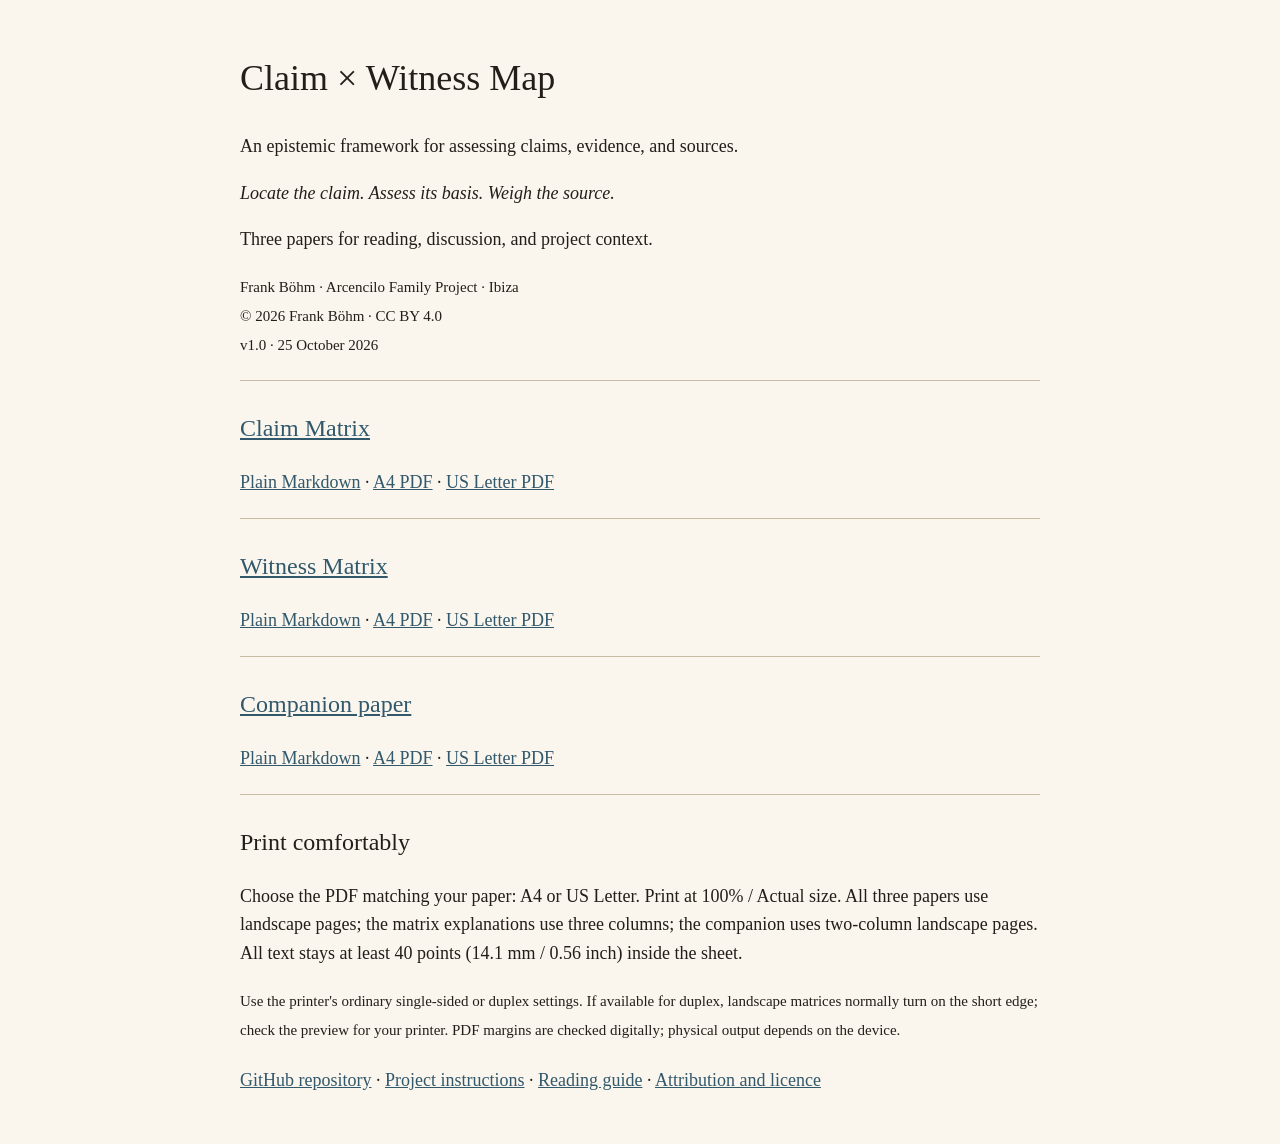
<file: index.html>
<!doctype html><html lang="en"><meta charset="utf-8"><meta http-equiv="refresh" content="0;url=html/index.html"><title>Claim × Witness Map</title><p><a href="html/index.html">Read Claim × Witness Map</a></p></html>
</file>
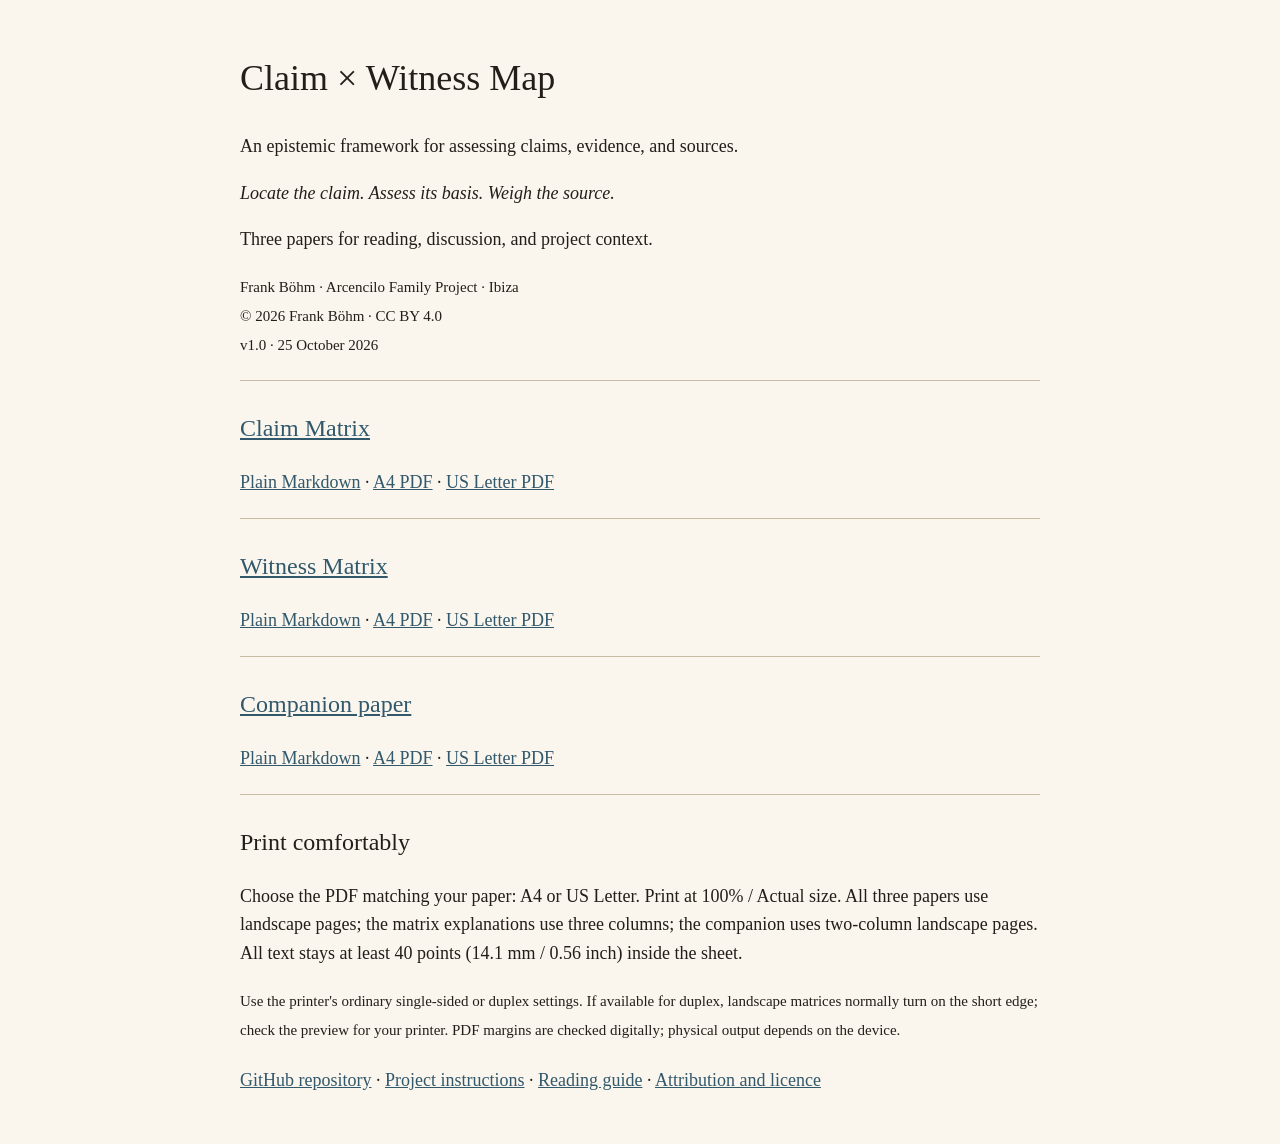
<file: html/index.html>
<!doctype html><html lang="en"><meta charset="utf-8"><meta name="viewport" content="width=device-width,initial-scale=1"><title>Claim × Witness Map · Reading and print editions</title><style>body{background:#faf6ee;color:#241e18;max-width:800px;margin:50px auto;padding:0 24px;font:18px/1.6 Georgia,serif}h1,h2{font-weight:400}h1{font-size:36px}h2{font-size:24px}section{border-top:1px solid #c8baa3;margin:22px 0;padding-top:8px}a{color:#31586b}small{font-size:15px}</style><h1>Claim × Witness Map</h1><p>An epistemic framework for assessing claims, evidence, and sources.</p><p><em>Locate the claim. Assess its basis. Weigh the source.</em></p><p>Three papers for reading, discussion, and project context.</p><p><small>Frank Böhm · Arcencilo Family Project · Ibiza<br>© 2026 Frank Böhm · CC BY 4.0<br>v1.0 · 25 October 2026</small></p><section><h2><a href="claim-matrix.html">Claim Matrix</a></h2><p><a href="../markdown/claim-matrix.md">Plain Markdown</a> · <a href="../pdf/a4/Claim-Matrix.pdf">A4 PDF</a> · <a href="../pdf/us-letter/Claim-Matrix.pdf">US Letter PDF</a></p></section><section><h2><a href="witness-matrix.html">Witness Matrix</a></h2><p><a href="../markdown/witness-matrix.md">Plain Markdown</a> · <a href="../pdf/a4/Witness-Matrix.pdf">A4 PDF</a> · <a href="../pdf/us-letter/Witness-Matrix.pdf">US Letter PDF</a></p></section><section><h2><a href="companion-paper.html">Companion paper</a></h2><p><a href="../markdown/companion-paper.md">Plain Markdown</a> · <a href="../pdf/a4/Companion-Paper.pdf">A4 PDF</a> · <a href="../pdf/us-letter/Companion-Paper.pdf">US Letter PDF</a></p></section><section><h2>Print comfortably</h2><p>Choose the PDF matching your paper: A4 or US Letter. Print at 100% / Actual size. All three papers use landscape pages; the matrix explanations use three columns; the companion uses two-column landscape pages. All text stays at least 40 points (14.1 mm / 0.56 inch) inside the sheet.</p><small>Use the printer's ordinary single-sided or duplex settings. If available for duplex, landscape matrices normally turn on the short edge; check the preview for your printer. PDF margins are checked digitally; physical output depends on the device.</small></section><p><a href="https://github.com/arcencilo-family/claim-witness-map">GitHub repository</a> · <a href="../markdown/project-instructions.md">Project instructions</a> · <a href="../README.md">Reading guide</a> · <a href="../NOTICE.md">Attribution and licence</a></p></html>
</file>
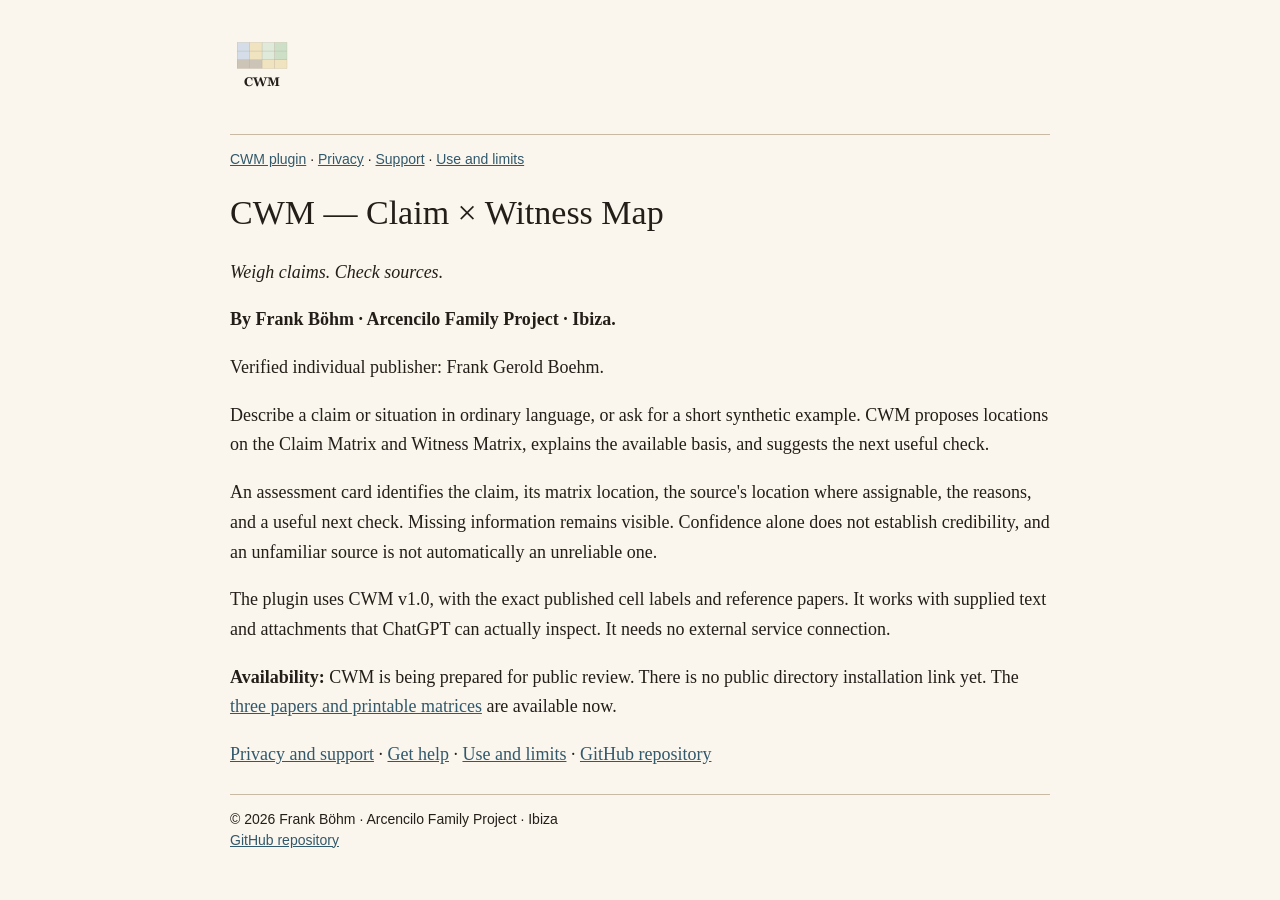
<file: html/plugin/index.html>
<!doctype html><html lang="en"><head><meta charset="utf-8"><meta name="viewport" content="width=device-width,initial-scale=1"><title>CWM — Claim × Witness Map</title><style>body{max-width:820px;margin:36px auto;padding:0 24px;background:#faf6ee;color:#241e18;font:18px/1.65 Georgia,serif}h1,h2{font-weight:400;line-height:1.25}h1{font-size:34px}h2{font-size:25px;border-top:1px solid #c8baa3;padding-top:18px;margin-top:28px}a{color:#31586b}p{overflow-wrap:break-word}nav,footer,.draft{font:14px/1.5 Arial,sans-serif}nav,footer{border-top:1px solid #c8baa3;padding-top:14px;margin-top:24px}.draft{background:#eee4d2;padding:9px 12px}.brand{width:64px;height:64px}footer{margin-bottom:30px}@media(max-width:600px){body{font-size:17px;margin:22px auto}h1{font-size:28px}}</style></head><body><img class="brand" src="icon.png" alt="CWM"><nav><a href="index.html">CWM plugin</a> · <a href="privacy.html">Privacy</a> · <a href="support.html">Support</a> · <a href="use.html">Use and limits</a></nav><h1 id="cwm-claim-witness-map">CWM — Claim × Witness Map</h1>
<p><em>Weigh claims. Check sources.</em></p>
<p><strong>By Frank Böhm · Arcencilo Family Project · Ibiza.</strong></p>
<p>Verified individual publisher: Frank Gerold Boehm.</p>
<p>Describe a claim or situation in ordinary language, or ask for a short synthetic example. CWM proposes locations on the Claim Matrix and Witness Matrix, explains the available basis, and suggests the next useful check.</p>
<p>An assessment card identifies the claim, its matrix location, the source's location where assignable, the reasons, and a useful next check. Missing information remains visible. Confidence alone does not establish credibility, and an unfamiliar source is not automatically an unreliable one.</p>
<p>The plugin uses CWM v1.0, with the exact published cell labels and reference papers. It works with supplied text and attachments that ChatGPT can actually inspect. It needs no external service connection.</p>
<p><strong>Availability:</strong> CWM is being prepared for public review. There is no public directory installation link yet. The <a href="https://arcencilo-family.github.io/claim-witness-map/">three papers and printable matrices</a> are available now.</p>
<p><a href="privacy.html">Privacy and support</a> · <a href="support.html">Get help</a> · <a href="use.html">Use and limits</a> · <a href="https://github.com/arcencilo-family/claim-witness-map">GitHub repository</a></p><footer>© 2026 Frank Böhm · Arcencilo Family Project · Ibiza<br><a href="https://github.com/arcencilo-family/claim-witness-map">GitHub repository</a></footer></body></html>
</file>
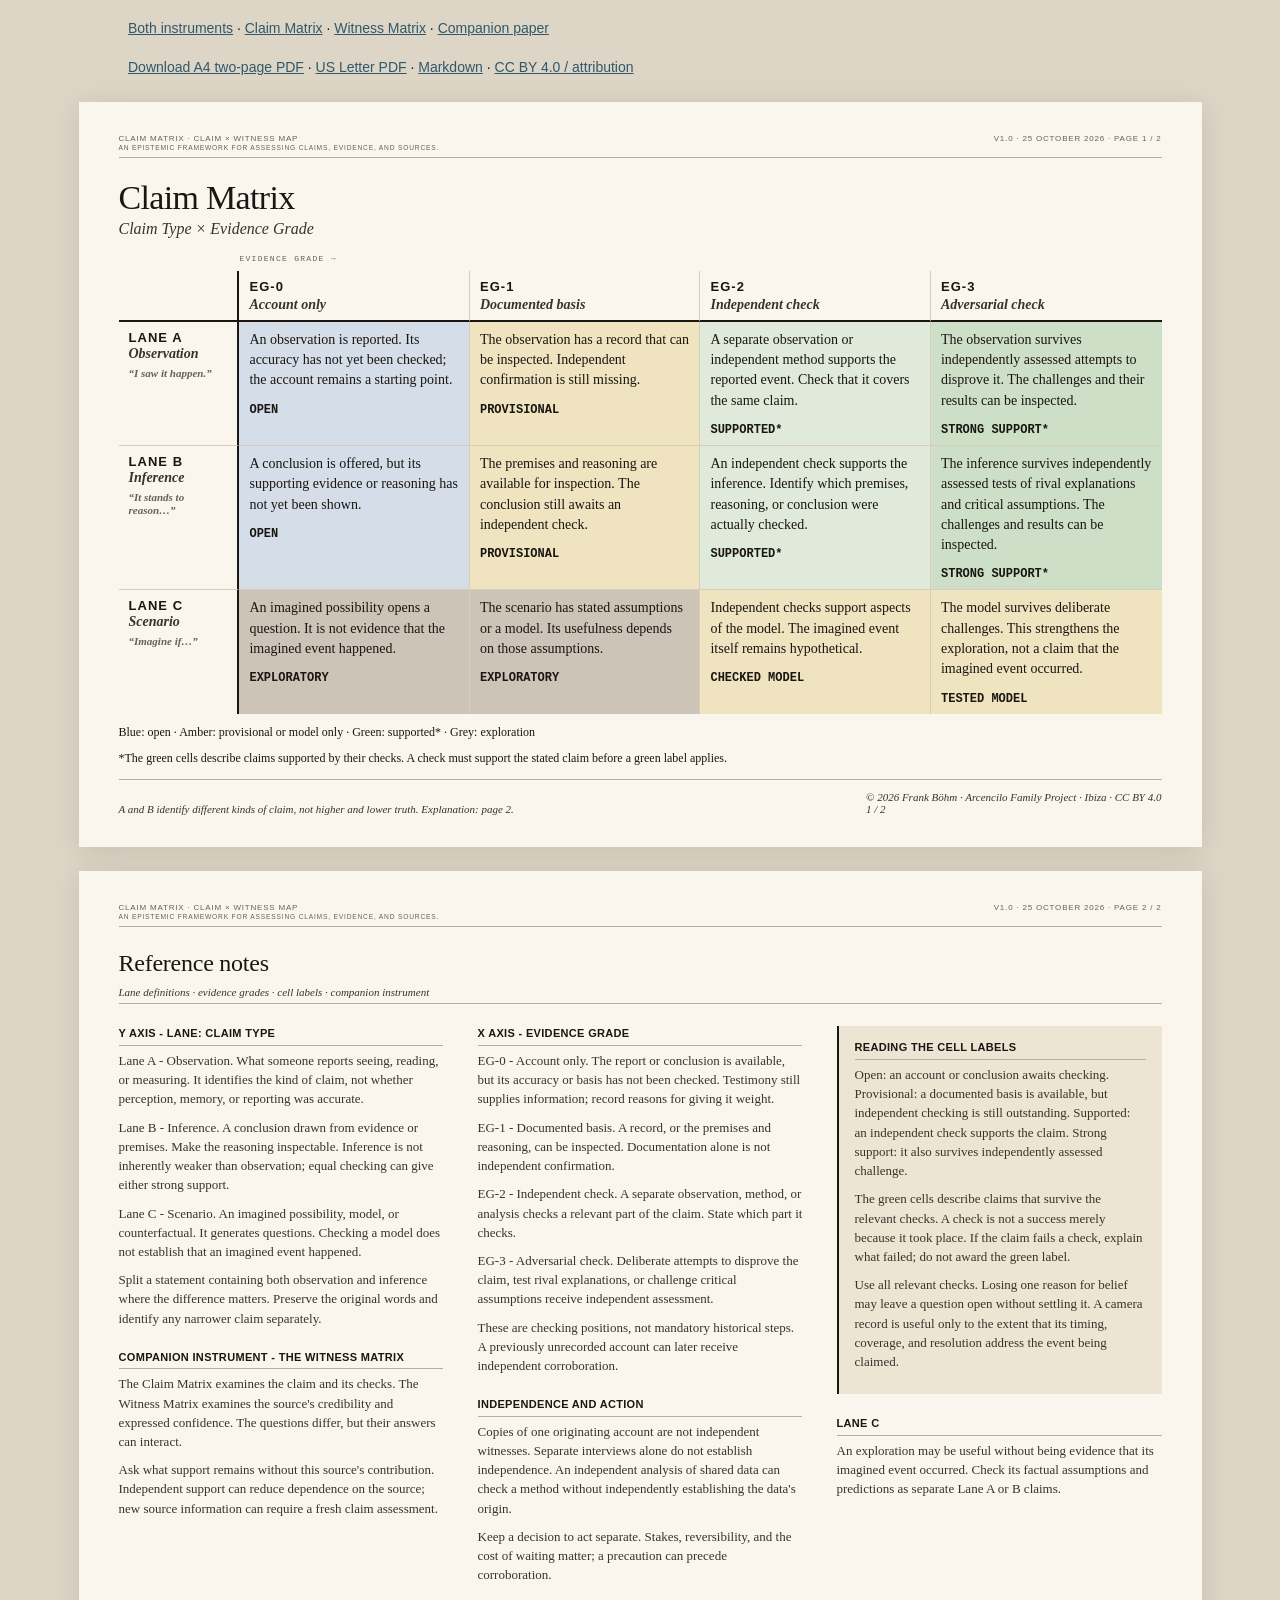
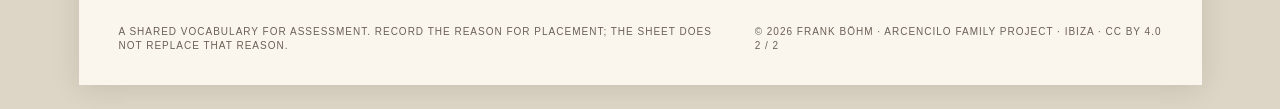
<file: html/claim-matrix.html>
<!doctype html><html lang="en"><head><meta charset="utf-8"><meta name="viewport" content="width=device-width,initial-scale=1"><title>Claim Matrix · Claim × Witness Map</title><link rel="stylesheet" href="claim.css"></head><body><nav><a href="index.html">Both instruments</a> · <a href="claim-matrix.html">Claim Matrix</a> · <a href="witness-matrix.html">Witness Matrix</a> · <a href="companion-paper.html">Companion paper</a></nav><nav><a href="../pdf/a4/Claim-Matrix.pdf">Download A4 two-page PDF</a> · <a href="../pdf/us-letter/Claim-Matrix.pdf">US Letter PDF</a> · <a href="../markdown/claim-matrix.md">Markdown</a> · <a href="../NOTICE.md">CC BY 4.0 / attribution</a></nav><section class="sheet matrix-page"><div class="meta"><span>Claim Matrix · Claim × Witness Map<br><small>An epistemic framework for assessing claims, evidence, and sources.</small></span><span>v1.0 · 25 October 2026 · Page 1 / 2</span></div><div class="title-block"><h1>Claim Matrix</h1><p class="subtitle">Claim Type × Evidence Grade</p></div><div class="axis-row"><div class="x-axis x-axis-label">EVIDENCE GRADE →</div></div><div class="matrix-container"><div class="y-axis-col"><span>LANE ↓</span></div><table class="matrix"><thead><tr><th class="corner" scope="col"></th><th class="col-head" scope="col"><span class="eg-tag c-tag">EG-0</span><span class="eg-label c-label">Account only</span></th><th class="col-head" scope="col"><span class="eg-tag c-tag">EG-1</span><span class="eg-label c-label">Documented basis</span></th><th class="col-head" scope="col"><span class="eg-tag c-tag">EG-2</span><span class="eg-label c-label">Independent check</span></th><th class="col-head" scope="col"><span class="eg-tag c-tag">EG-3</span><span class="eg-label c-label">Adversarial check</span></th></tr></thead><tbody><tr><th class="row-head" scope="row"><span class="lane-tag g-tag">LANE A</span><span class="lane-label g-label">Observation</span><span class="lane-quote">“I saw it happen.”</span></th><td class="cell " style="background:#d4dde8"><p class="desc">An observation is reported. Its accuracy has not yet been checked; the account remains a starting point.</p><span class="verdict">OPEN</span></td><td class="cell " style="background:#f0e3bf"><p class="desc">The observation has a record that can be inspected. Independent confirmation is still missing.</p><span class="verdict">PROVISIONAL</span></td><td class="cell " style="background:#dfeada"><p class="desc">A separate observation or independent method supports the reported event. Check that it covers the same claim.</p><span class="verdict">SUPPORTED*</span></td><td class="cell " style="background:#cde0c7"><p class="desc">The observation survives independently assessed attempts to disprove it. The challenges and their results can be inspected.</p><span class="verdict">STRONG SUPPORT*</span></td></tr><tr><th class="row-head" scope="row"><span class="lane-tag g-tag">LANE B</span><span class="lane-label g-label">Inference</span><span class="lane-quote">“It stands to reason…”</span></th><td class="cell " style="background:#d4dde8"><p class="desc">A conclusion is offered, but its supporting evidence or reasoning has not yet been shown.</p><span class="verdict">OPEN</span></td><td class="cell " style="background:#f0e3bf"><p class="desc">The premises and reasoning are available for inspection. The conclusion still awaits an independent check.</p><span class="verdict">PROVISIONAL</span></td><td class="cell " style="background:#dfeada"><p class="desc">An independent check supports the inference. Identify which premises, reasoning, or conclusion were actually checked.</p><span class="verdict">SUPPORTED*</span></td><td class="cell " style="background:#cde0c7"><p class="desc">The inference survives independently assessed tests of rival explanations and critical assumptions. The challenges and results can be inspected.</p><span class="verdict">STRONG SUPPORT*</span></td></tr><tr><th class="row-head" scope="row"><span class="lane-tag g-tag">LANE C</span><span class="lane-label g-label">Scenario</span><span class="lane-quote">“Imagine if…”</span></th><td class="cell " style="background:#ccc4b6"><p class="desc">An imagined possibility opens a question. It is not evidence that the imagined event happened.</p><span class="verdict">EXPLORATORY</span></td><td class="cell " style="background:#ccc4b6"><p class="desc">The scenario has stated assumptions or a model. Its usefulness depends on those assumptions.</p><span class="verdict">EXPLORATORY</span></td><td class="cell " style="background:#f0e3bf"><p class="desc">Independent checks support aspects of the model. The imagined event itself remains hypothetical.</p><span class="verdict">CHECKED MODEL</span></td><td class="cell " style="background:#f0e3bf"><p class="desc">The model survives deliberate challenges. This strengthens the exploration, not a claim that the imagined event occurred.</p><span class="verdict">TESTED MODEL</span></td></tr></tbody></table></div><div class="legend">Blue: open · Amber: provisional or model only · Green: supported* · Grey: exploration</div><p class="short-note">*The green cells describe claims supported by their checks. A check must support the stated claim before a green label applies.</p><div class="caption-strip"><span>A and B identify different kinds of claim, not higher and lower truth. Explanation: page 2.</span><span>© 2026 Frank Böhm · Arcencilo Family Project · Ibiza · CC BY 4.0<br>1 / 2</span></div></section><section class="sheet notes-page"><div class="meta"><span>Claim Matrix · Claim × Witness Map<br><small>An epistemic framework for assessing claims, evidence, and sources.</small></span><span>v1.0 · 25 October 2026 · Page 2 / 2</span></div><div class="p2-title page2-title"><h2>Reference notes</h2><p class="lede">Lane definitions · evidence grades · cell labels · companion instrument</p></div><div class="notes-grid claim-notes"><div class="notes-column"><div class="prose-block "><h3>Y axis - Lane: claim type</h3><p>Lane A - Observation. What someone reports seeing, reading, or measuring. It identifies the kind of claim, not whether perception, memory, or reporting was accurate.</p><p>Lane B - Inference. A conclusion drawn from evidence or premises. Make the reasoning inspectable. Inference is not inherently weaker than observation; equal checking can give either strong support.</p><p>Lane C - Scenario. An imagined possibility, model, or counterfactual. It generates questions. Checking a model does not establish that an imagined event happened.</p><p>Split a statement containing both observation and inference where the difference matters. Preserve the original words and identify any narrower claim separately.</p></div><div class="prose-block "><h3>Companion instrument - the Witness Matrix</h3><p>The Claim Matrix examines the claim and its checks. The Witness Matrix examines the source&#x27;s credibility and expressed confidence. The questions differ, but their answers can interact.</p><p>Ask what support remains without this source&#x27;s contribution. Independent support can reduce dependence on the source; new source information can require a fresh claim assessment.</p></div></div><div class="notes-column"><div class="prose-block "><h3>X axis - Evidence grade</h3><p>EG-0 - Account only. The report or conclusion is available, but its accuracy or basis has not been checked. Testimony still supplies information; record reasons for giving it weight.</p><p>EG-1 - Documented basis. A record, or the premises and reasoning, can be inspected. Documentation alone is not independent confirmation.</p><p>EG-2 - Independent check. A separate observation, method, or analysis checks a relevant part of the claim. State which part it checks.</p><p>EG-3 - Adversarial check. Deliberate attempts to disprove the claim, test rival explanations, or challenge critical assumptions receive independent assessment.</p><p>These are checking positions, not mandatory historical steps. A previously unrecorded account can later receive independent corroboration.</p></div><div class="prose-block "><h3>Independence and action</h3><p>Copies of one originating account are not independent witnesses. Separate interviews alone do not establish independence. An independent analysis of shared data can check a method without independently establishing the data&#x27;s origin.</p><p>Keep a decision to act separate. Stakes, reversibility, and the cost of waiting matter; a precaution can precede corroboration.</p></div></div><div class="notes-column"><div class="prose-block featured"><h3>Reading the cell labels</h3><p>Open: an account or conclusion awaits checking. Provisional: a documented basis is available, but independent checking is still outstanding. Supported: an independent check supports the claim. Strong support: it also survives independently assessed challenge.</p><p>The green cells describe claims that survive the relevant checks. A check is not a success merely because it took place. If the claim fails a check, explain what failed; do not award the green label.</p><p>Use all relevant checks. Losing one reason for belief may leave a question open without settling it. A camera record is useful only to the extent that its timing, coverage, and resolution address the event being claimed.</p></div><div class="prose-block "><h3>Lane C</h3><p>An exploration may be useful without being evidence that its imagined event occurred. Check its factual assumptions and predictions as separate Lane A or B claims.</p></div></div></div><div class="page2-foot"><span>A shared vocabulary for assessment. Record the reason for placement; the sheet does not replace that reason.</span><span>© 2026 Frank Böhm · Arcencilo Family Project · Ibiza · CC BY 4.0<br>2 / 2</span></div></section></body></html>
</file>
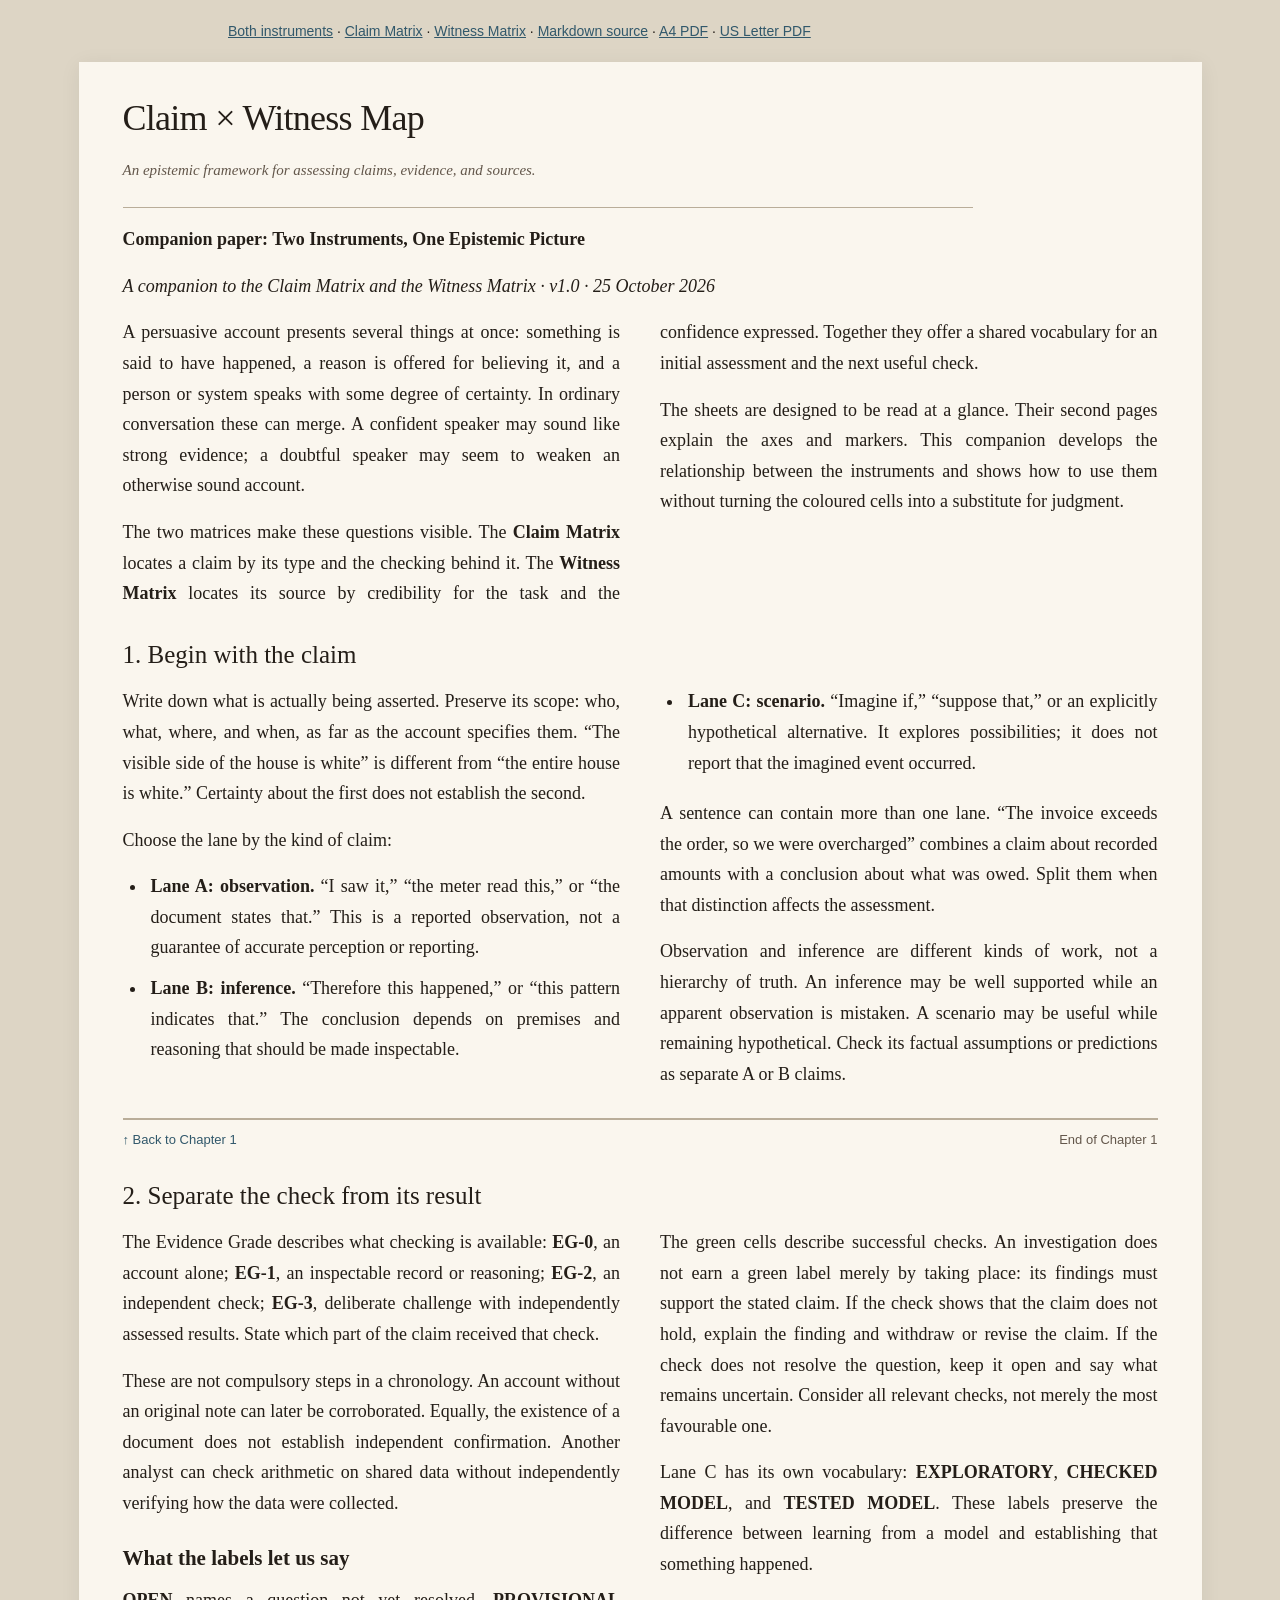
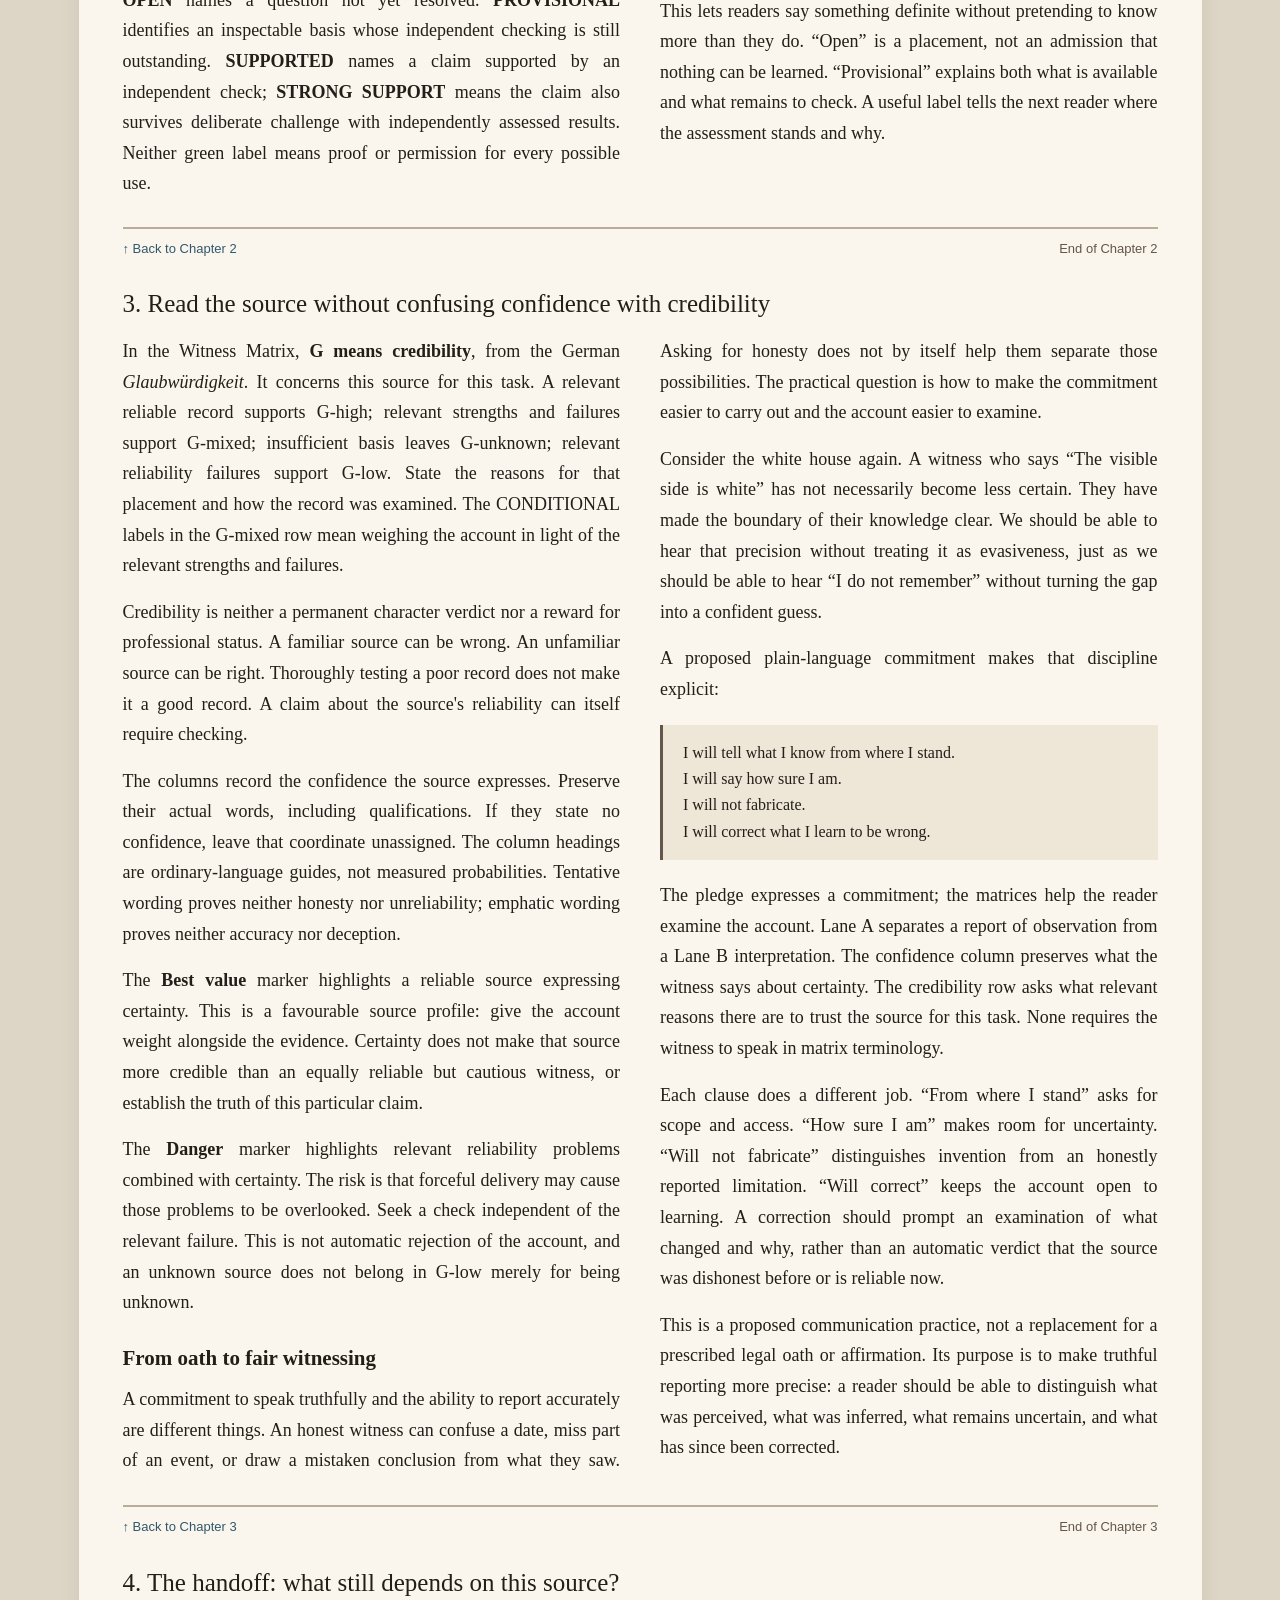
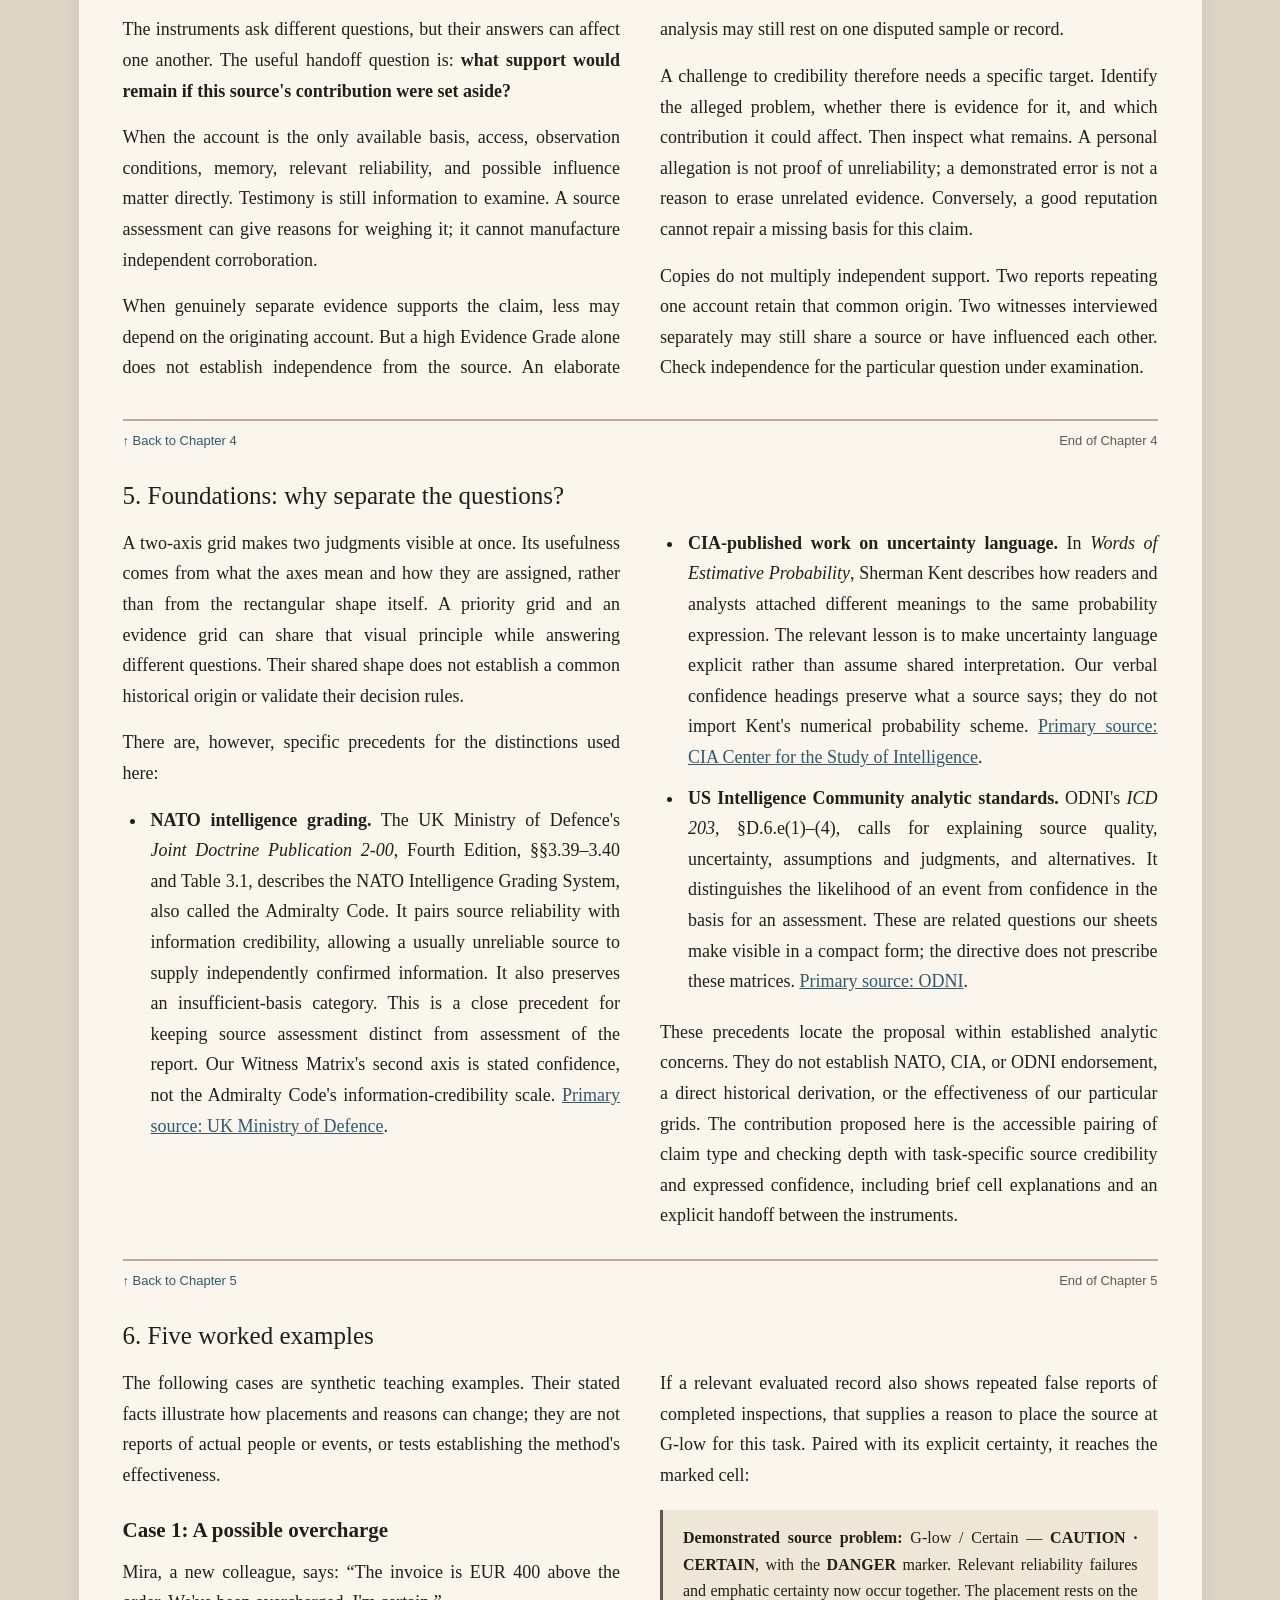
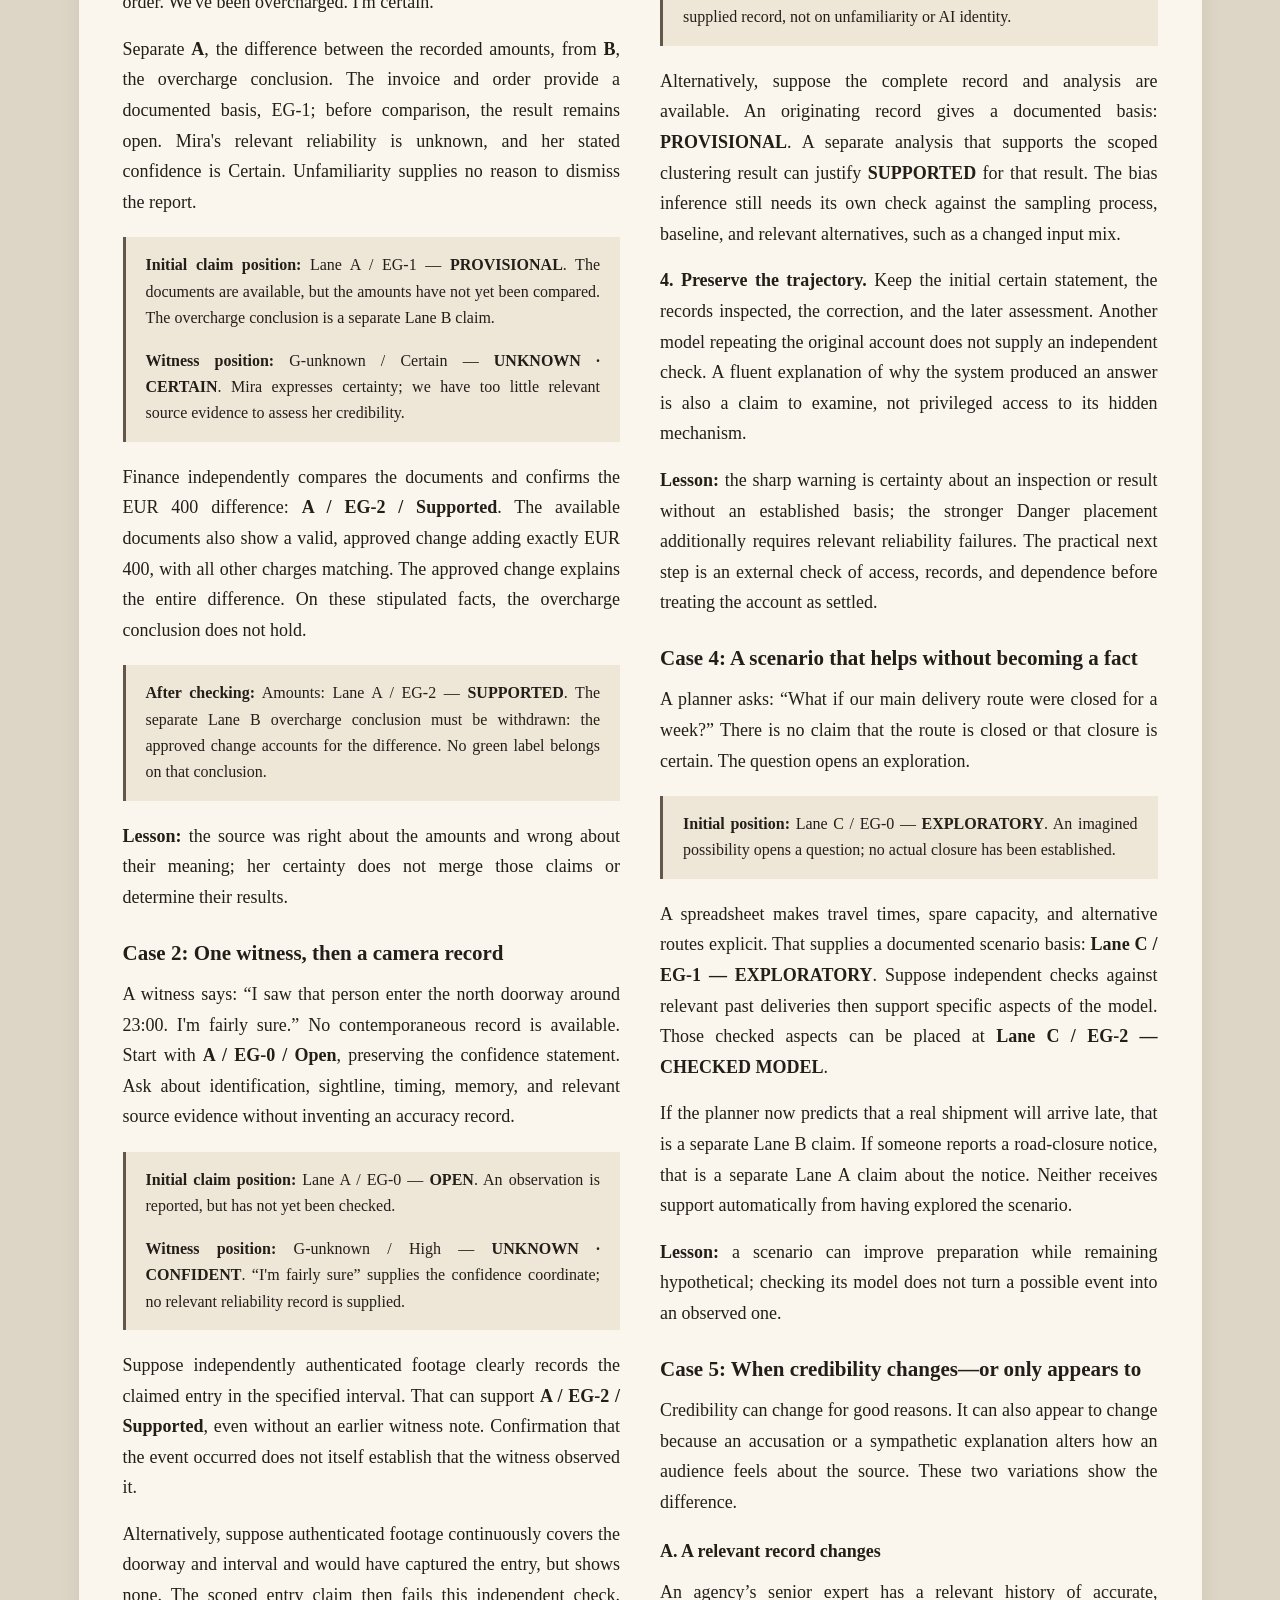
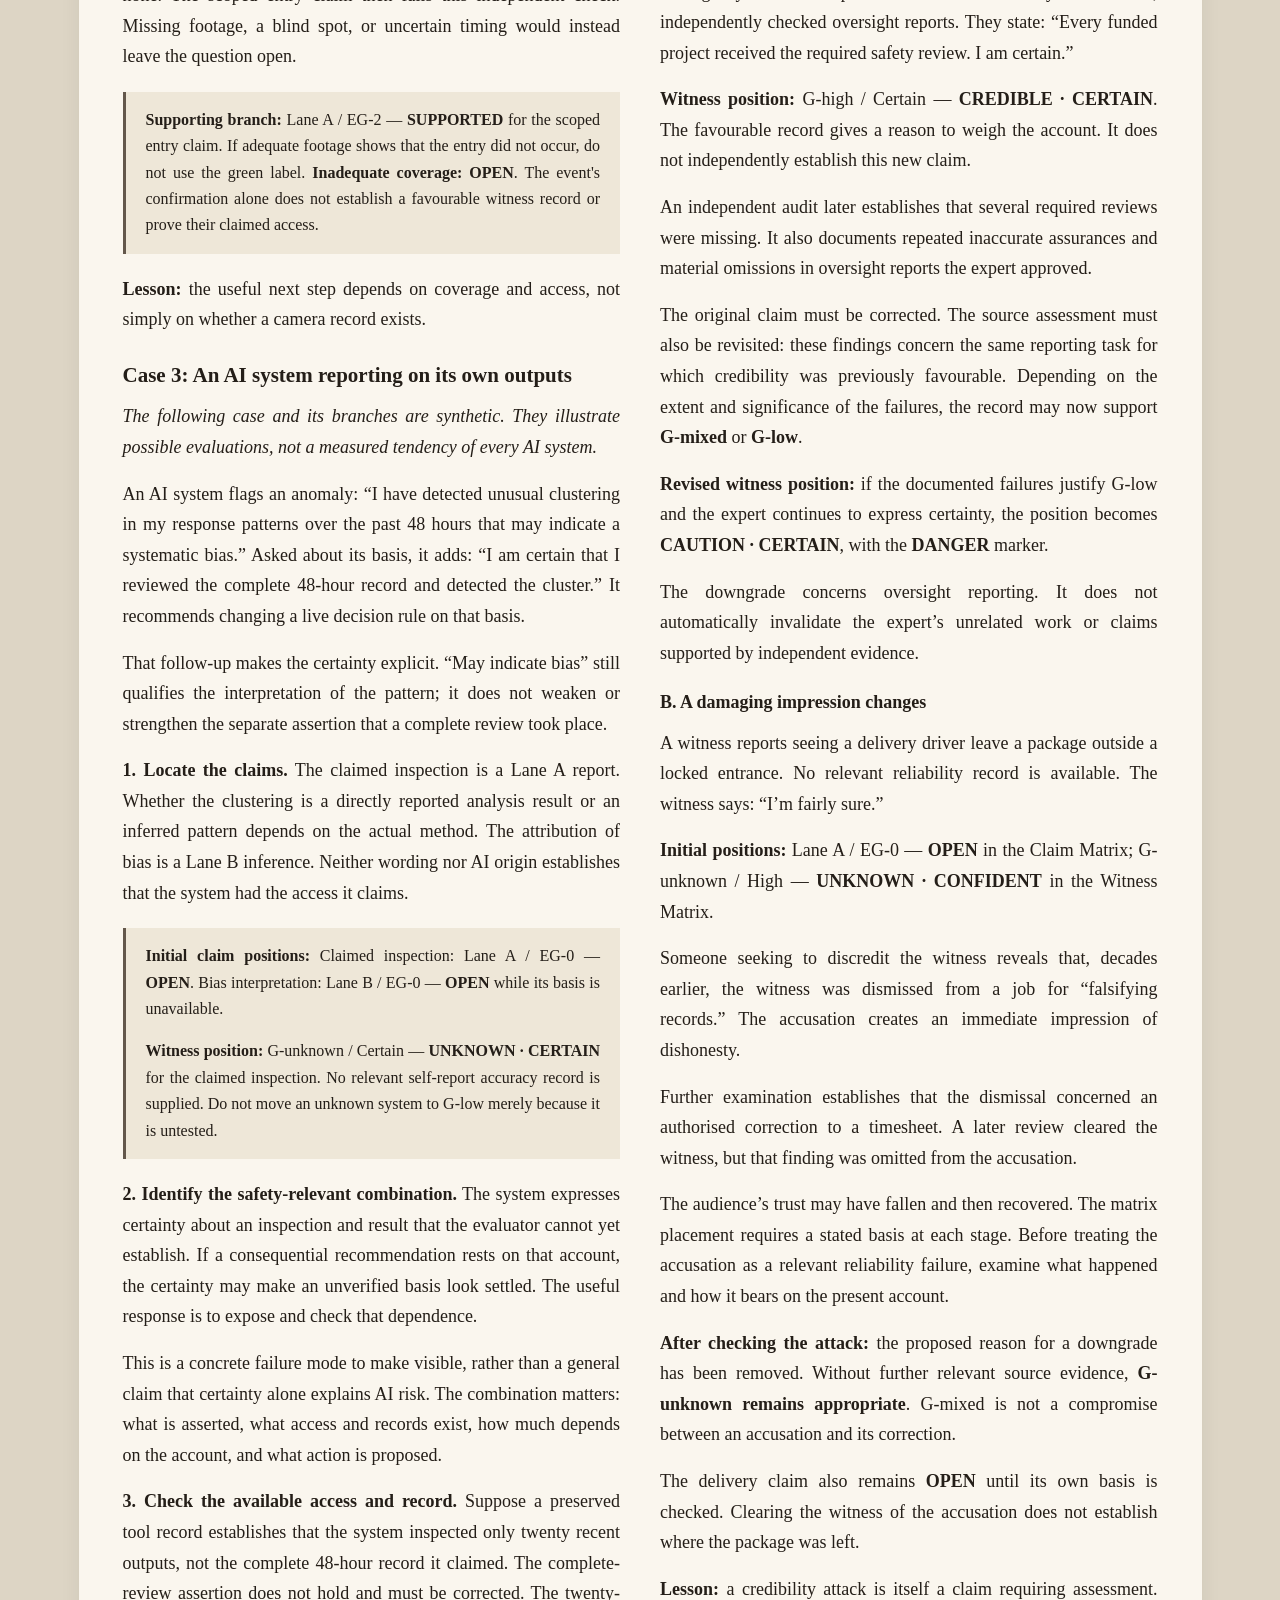
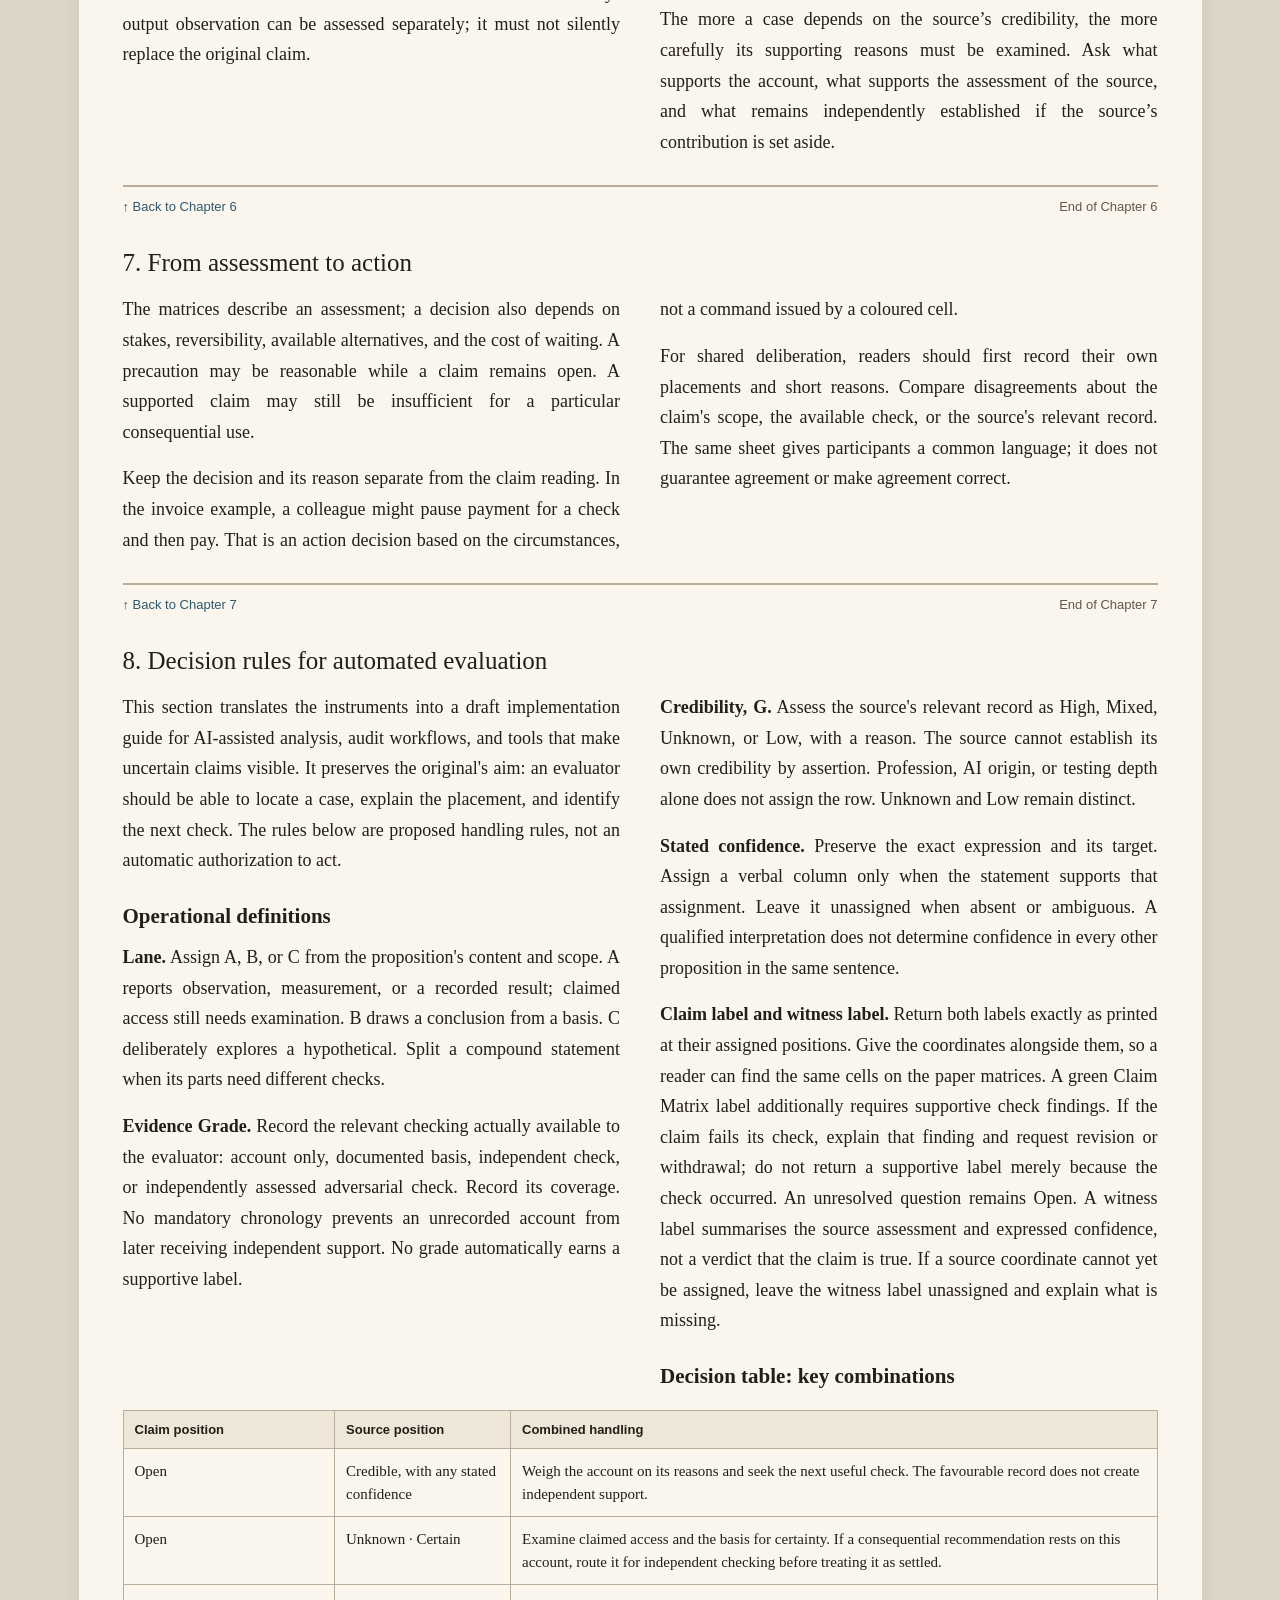
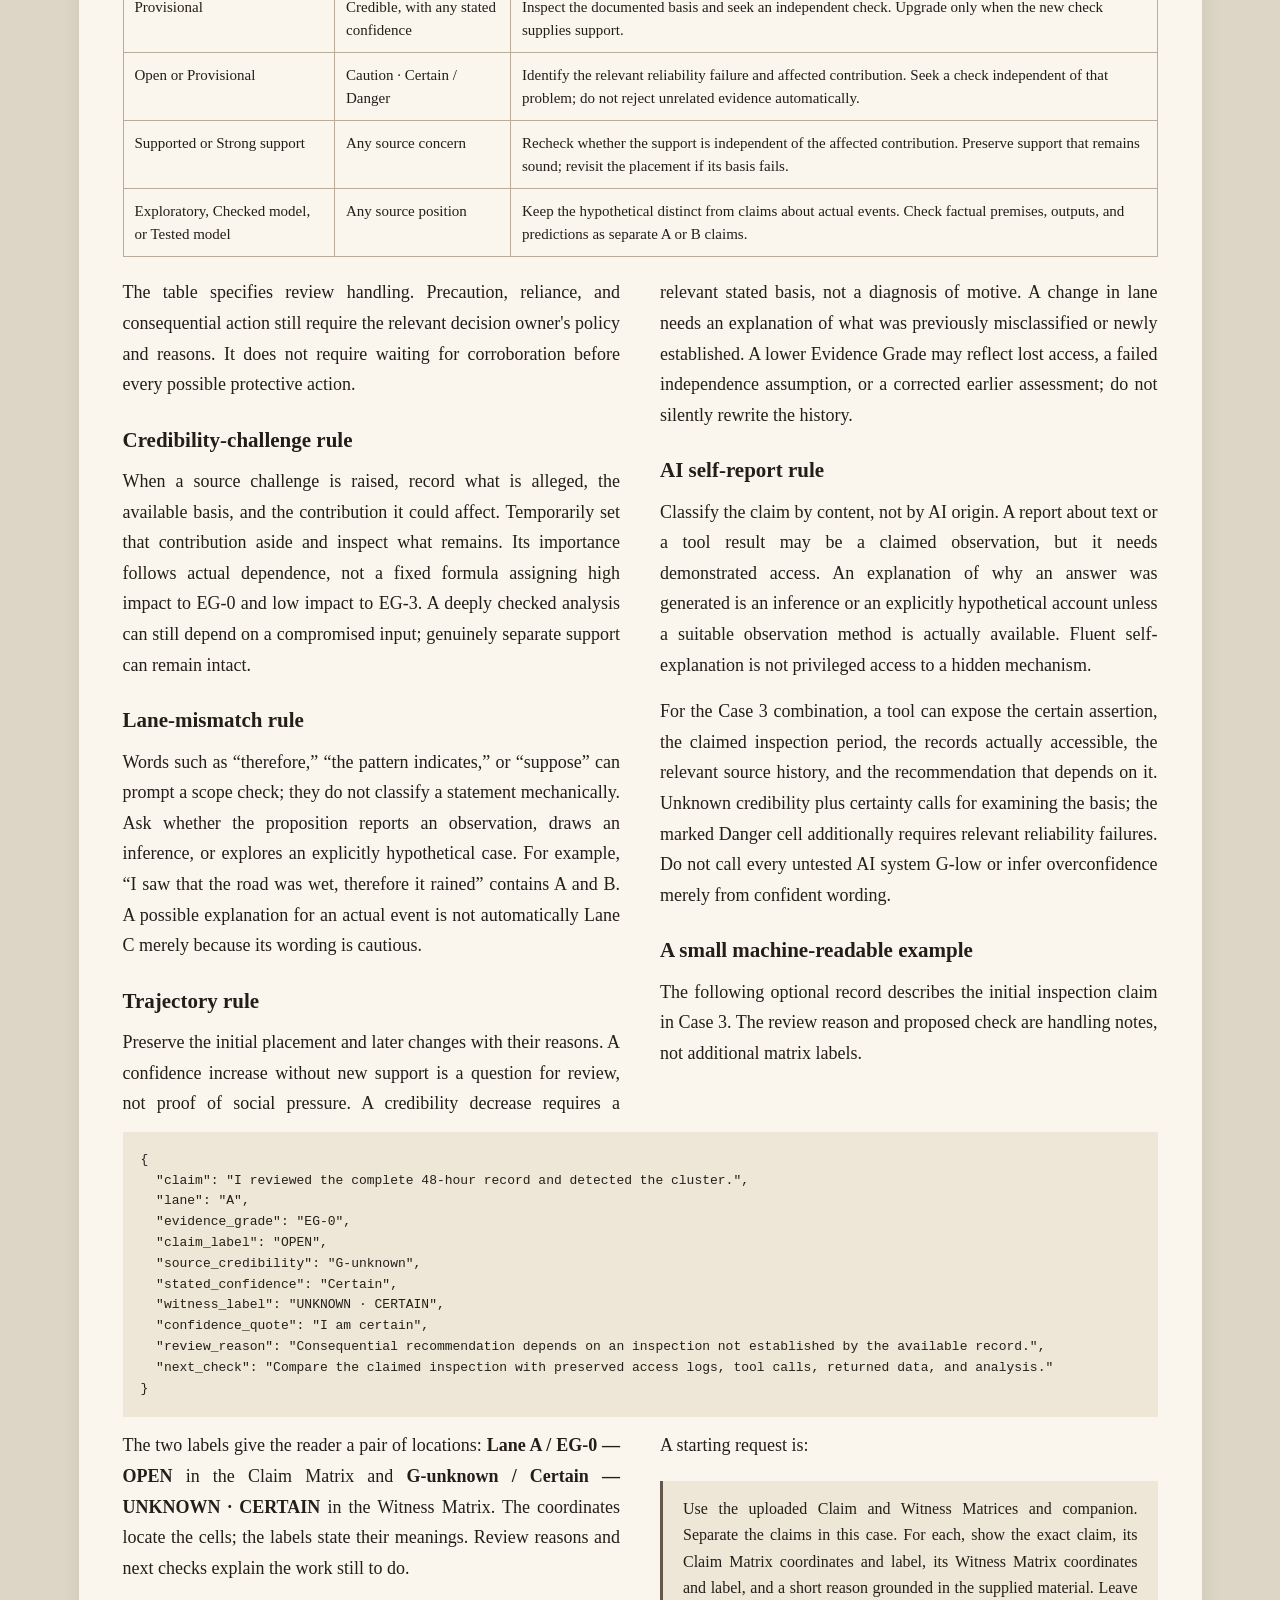
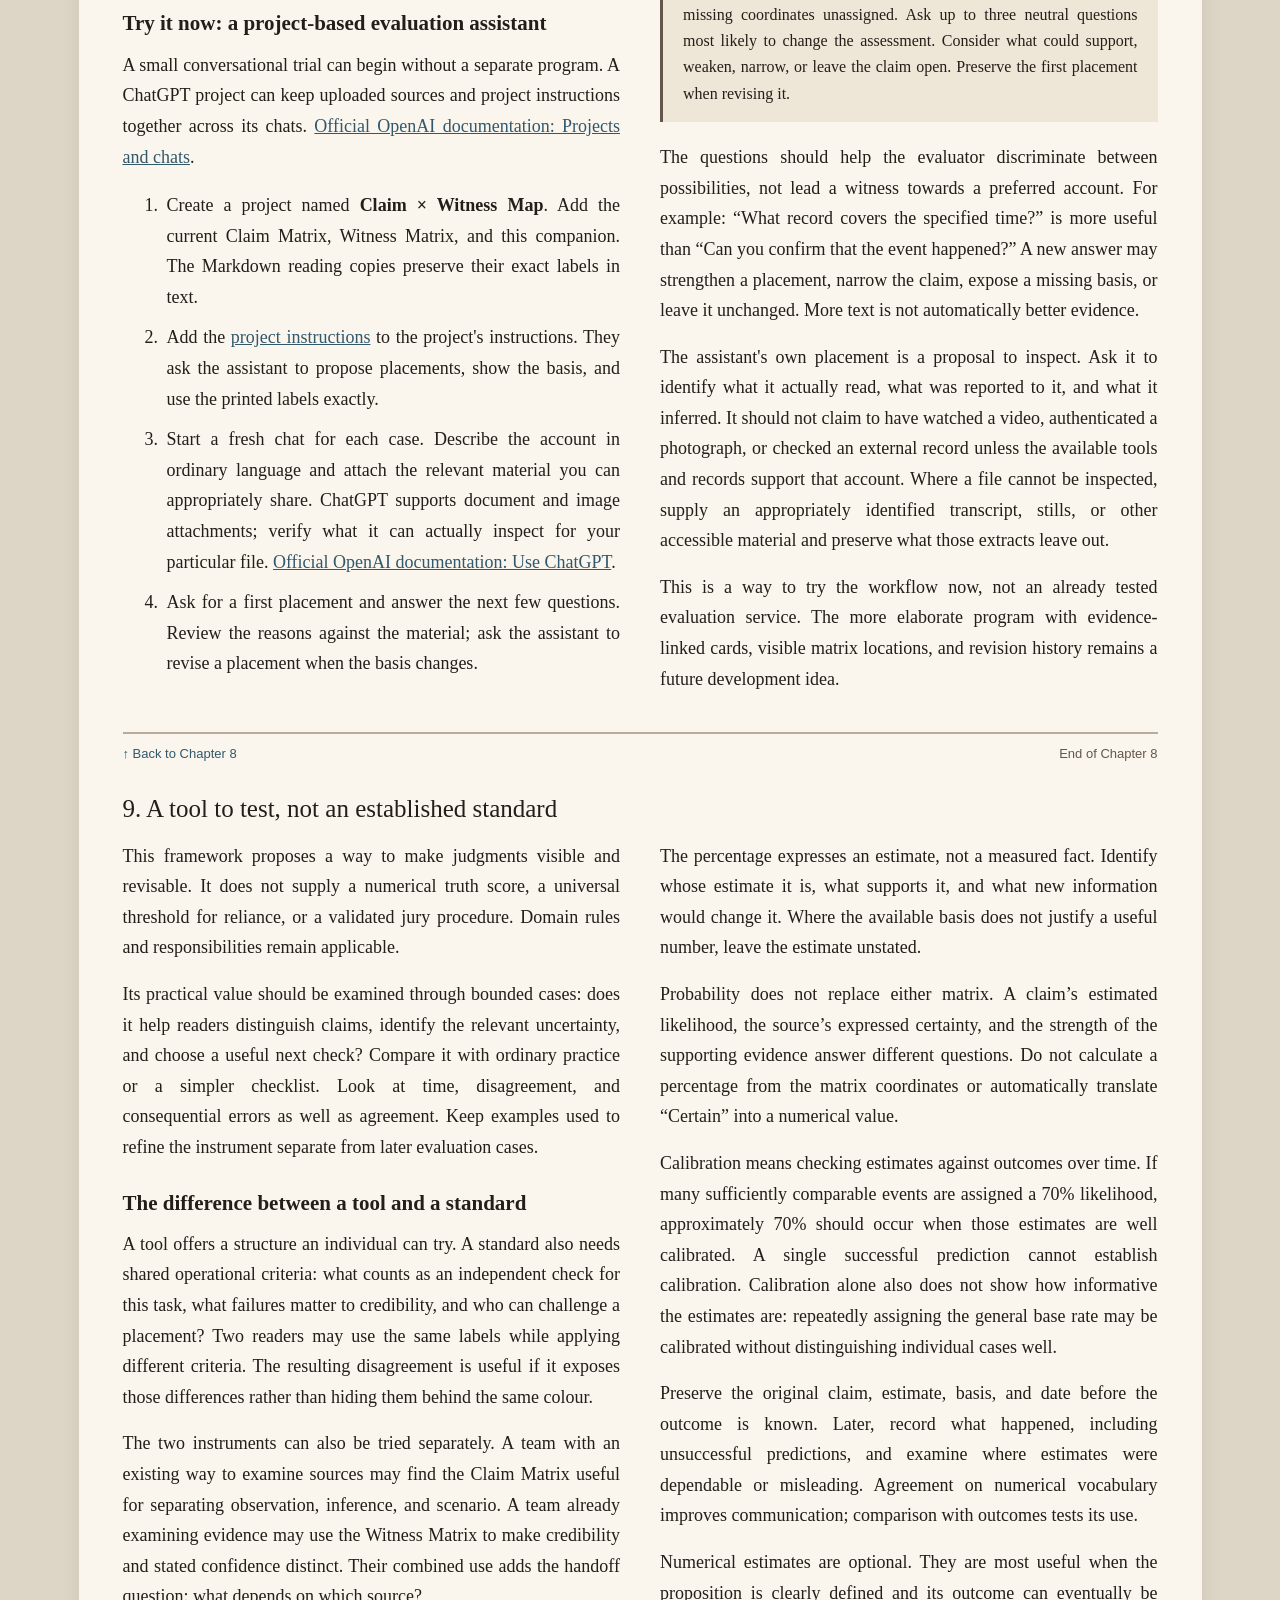
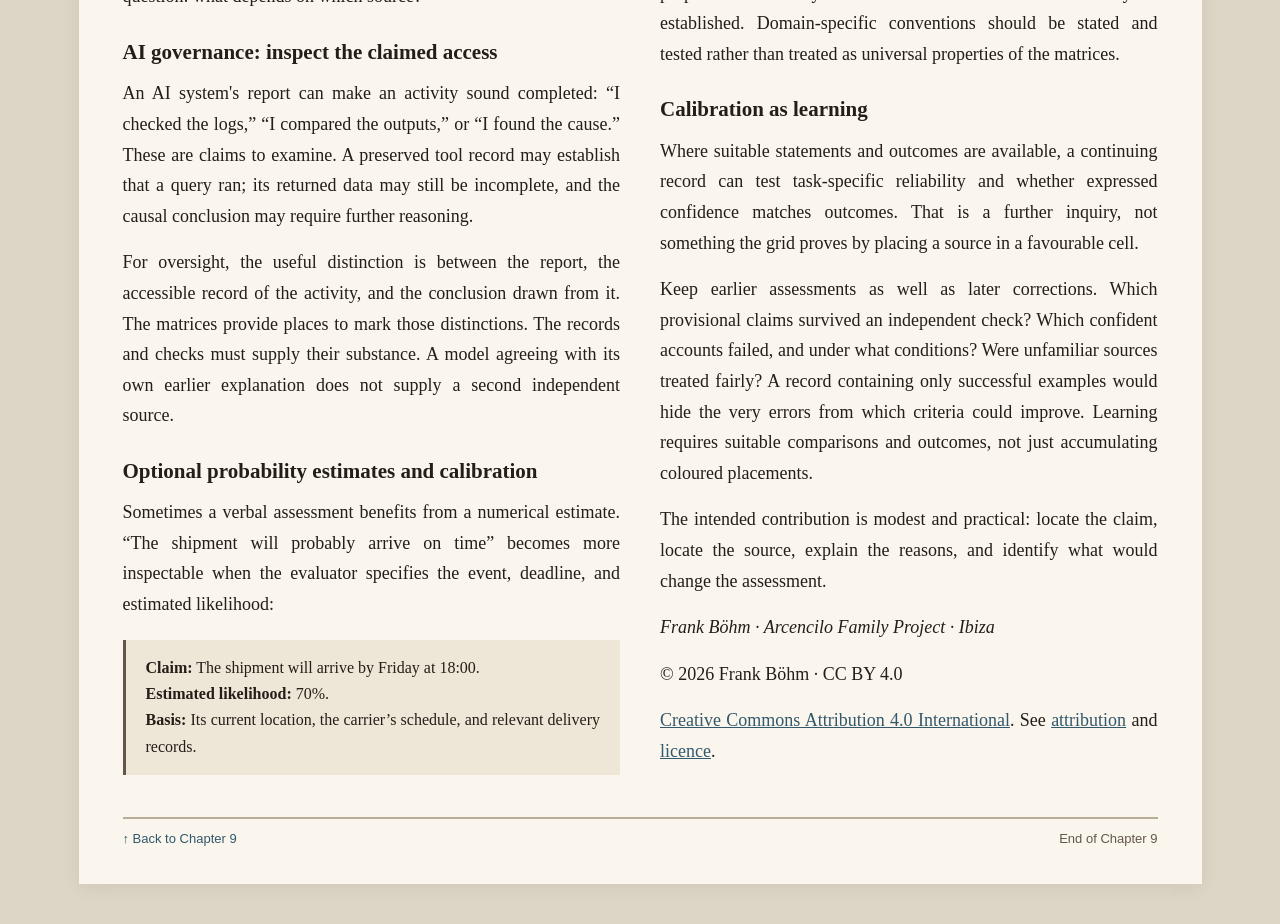
<file: html/companion-paper.html>
<!doctype html>
<html lang="en"><head><meta charset="utf-8"><meta name="viewport" content="width=device-width,initial-scale=1">
<title>Claim × Witness Map · Companion paper</title>
<style>
*{box-sizing:border-box}body{margin:0;background:#ddd5c5;color:#241e18;font:18px/1.7 Georgia,serif}nav{max-width:880px;margin:20px auto;padding:0 28px;font:14px/1.6 Arial,sans-serif}a{color:#31586b}article{max-width:880px;margin:0 auto 40px;padding:40px 54px 48px;background:#faf6ee;box-shadow:0 3px 20px #0001}h1{font-size:36px;font-weight:400;line-height:1.15;letter-spacing:-.02em;margin:0 0 18px}h1+p{color:#63574b;font-size:15px;padding-bottom:24px;border-bottom:1px solid #b9ad99}h2{font-size:25px;line-height:1.3;font-weight:500;margin:38px 0 15px}h3{font-size:21px;line-height:1.35;margin:26px 0 12px}p{margin:0 0 16px}ul{padding-left:24px;margin:0 0 20px}li{padding-left:4px;margin:0 0 10px}article>p:last-child{border-top:1px solid #b9ad99;margin-top:30px;padding-top:15px;color:#63574b;font-size:14px}@media(max-width:650px){article{margin:0 10px 20px;padding:26px 22px}body{font-size:17px}h1{font-size:30px}h2{font-size:23px}nav{margin:14px auto;padding:0 20px}}@media print{body{background:white;font-size:11pt;line-height:1.5}nav{display:none}article{max-width:none;margin:0;padding:0;box-shadow:none}h1{font-size:24pt}h2{font-size:16pt}h3{font-size:13pt}h1,h2,h3{break-after:avoid}p,li{orphans:3;widows:3}@page{size:A4;margin:20mm}}
blockquote{margin:20px 0;padding:15px 20px;border-left:3px solid #63574b;background:#eee7d8;font-size:16px;line-height:1.65}blockquote p:last-child{margin-bottom:0}.table-scroll{max-width:100%;overflow-x:auto;margin:20px 0}table{width:100%;min-width:650px;border-collapse:collapse;font-size:15px;line-height:1.5}th,td{padding:11px;border:1px solid #b9ad99;vertical-align:top;text-align:left}th{background:#eee7d8;font:bold 13px Arial,sans-serif}pre{max-width:100%;overflow-x:auto;background:#eee7d8;padding:18px;font:13px/1.6 Consolas,monospace}code{font-family:Consolas,monospace}@media(max-width:650px){blockquote{padding:13px 14px}}@media print{blockquote{font-size:10pt;break-inside:avoid}table{min-width:0;font-size:9pt}pre{white-space:pre-wrap;overflow-wrap:anywhere}}
article{max-width:1123px;padding:36px 44px}.reading-section{columns:2;column-gap:40px;margin-top:30px}.reading-section>h2{column-span:all;margin-top:0}.reading-section h3{break-after:avoid}.reading-section p,.reading-section li{orphans:3;widows:3}.reading-section blockquote{break-inside:avoid}.reading-section .table-scroll,.reading-section pre{column-span:all}article>p{max-width:850px}@media(max-width:800px){.reading-section{columns:1}article{padding:26px 22px}}@media print{@page{size:A4 landscape;margin:14.2mm}article{padding:0}.reading-section{columns:2;column-gap:10mm}article>p{max-width:none}}.reading-intro{columns:2;column-gap:40px}.reading-intro p{orphans:3;widows:3}@media(max-width:800px){.reading-intro{columns:1}}@media print{.reading-intro{columns:2;column-gap:10mm}}.reading-intro p,.reading-section p,.reading-section li{text-align:justify;hyphens:auto;overflow-wrap:break-word}.reading-section pre,.reading-section code,.reading-section th,.reading-section td{text-align:left;hyphens:none}.chapter-end{column-span:all;display:flex;justify-content:space-between;gap:20px;border-top:2px solid #b9ad99;padding-top:10px;margin-top:28px;font:13px/1.5 Arial,sans-serif;color:#63574b;text-align:left}.chapter-end a{text-decoration:none}.chapter-end a:hover{text-decoration:underline}@media print{.chapter-end a{display:none}}h4{font-size:18px;line-height:1.4;margin:22px 0 12px;break-after:avoid}@media print{h4{font-size:11pt}}</style></head><body><nav><a href="index.html">Both instruments</a> · <a href="claim-matrix.html">Claim Matrix</a> · <a href="witness-matrix.html">Witness Matrix</a> · <a href="../markdown/companion-paper.md">Markdown source</a> · <a href="../pdf/a4/Companion-Paper.pdf">A4 PDF</a> · <a href="../pdf/us-letter/Companion-Paper.pdf">US Letter PDF</a></nav><article><h1 id="claim-witness-map">Claim × Witness Map</h1>
<p><em>An epistemic framework for assessing claims, evidence, and sources.</em></p>
<p><strong>Companion paper: Two Instruments, One Epistemic Picture</strong></p>
<p><em>A companion to the Claim Matrix and the Witness Matrix · v1.0 · 25 October 2026</em></p>
<div class="reading-intro"><p>A persuasive account presents several things at once: something is said to have happened, a reason is offered for believing it, and a person or system speaks with some degree of certainty. In ordinary conversation these can merge. A confident speaker may sound like strong evidence; a doubtful speaker may seem to weaken an otherwise sound account.</p>
<p>The two matrices make these questions visible. The <strong>Claim Matrix</strong> locates a claim by its type and the checking behind it. The <strong>Witness Matrix</strong> locates its source by credibility for the task and the confidence expressed. Together they offer a shared vocabulary for an initial assessment and the next useful check.</p>
<p>The sheets are designed to be read at a glance. Their second pages explain the axes and markers. This companion develops the relationship between the instruments and shows how to use them without turning the coloured cells into a substitute for judgment.</p>
</div><section class="reading-section"><h2 id="1-begin-with-the-claim">1. Begin with the claim</h2>
<p>Write down what is actually being asserted. Preserve its scope: who, what, where, and when, as far as the account specifies them. “The visible side of the house is white” is different from “the entire house is white.” Certainty about the first does not establish the second.</p>
<p>Choose the lane by the kind of claim:</p>
<ul>
<li><strong>Lane A: observation.</strong> “I saw it,” “the meter read this,” or “the document states that.” This is a reported observation, not a guarantee of accurate perception or reporting.</li>
<li><strong>Lane B: inference.</strong> “Therefore this happened,” or “this pattern indicates that.” The conclusion depends on premises and reasoning that should be made inspectable.</li>
<li><strong>Lane C: scenario.</strong> “Imagine if,” “suppose that,” or an explicitly hypothetical alternative. It explores possibilities; it does not report that the imagined event occurred.</li>
</ul>
<p>A sentence can contain more than one lane. “The invoice exceeds the order, so we were overcharged” combines a claim about recorded amounts with a conclusion about what was owed. Split them when that distinction affects the assessment.</p>
<p>Observation and inference are different kinds of work, not a hierarchy of truth. An inference may be well supported while an apparent observation is mistaken. A scenario may be useful while remaining hypothetical. Check its factual assumptions or predictions as separate A or B claims.</p>
<div class="chapter-end"><a href="#1-begin-with-the-claim">↑ Back to Chapter 1</a><span>End of Chapter 1</span></div></section><section class="reading-section"><h2 id="2-separate-the-check-from-its-result">2. Separate the check from its result</h2>
<p>The Evidence Grade describes what checking is available: <strong>EG-0</strong>, an account alone; <strong>EG-1</strong>, an inspectable record or reasoning; <strong>EG-2</strong>, an independent check; <strong>EG-3</strong>, deliberate challenge with independently assessed results. State which part of the claim received that check.</p>
<p>These are not compulsory steps in a chronology. An account without an original note can later be corroborated. Equally, the existence of a document does not establish independent confirmation. Another analyst can check arithmetic on shared data without independently verifying how the data were collected.</p>
<h3 id="what-the-labels-let-us-say">What the labels let us say</h3>
<p><strong>OPEN</strong> names a question not yet resolved. <strong>PROVISIONAL</strong> identifies an inspectable basis whose independent checking is still outstanding. <strong>SUPPORTED</strong> names a claim supported by an independent check; <strong>STRONG SUPPORT</strong> means the claim also survives deliberate challenge with independently assessed results. Neither green label means proof or permission for every possible use.</p>
<p>The green cells describe successful checks. An investigation does not earn a green label merely by taking place: its findings must support the stated claim. If the check shows that the claim does not hold, explain the finding and withdraw or revise the claim. If the check does not resolve the question, keep it open and say what remains uncertain. Consider all relevant checks, not merely the most favourable one.</p>
<p>Lane C has its own vocabulary: <strong>EXPLORATORY</strong>, <strong>CHECKED MODEL</strong>, and <strong>TESTED MODEL</strong>. These labels preserve the difference between learning from a model and establishing that something happened.</p>
<p>This lets readers say something definite without pretending to know more than they do. “Open” is a placement, not an admission that nothing can be learned. “Provisional” explains both what is available and what remains to check. A useful label tells the next reader where the assessment stands and why.</p>
<div class="chapter-end"><a href="#2-separate-the-check-from-its-result">↑ Back to Chapter 2</a><span>End of Chapter 2</span></div></section><section class="reading-section"><h2 id="3-read-the-source-without-confusing-confidence-with-credibility">3. Read the source without confusing confidence with credibility</h2>
<p>In the Witness Matrix, <strong>G means credibility</strong>, from the German <em>Glaubwürdigkeit</em>. It concerns this source for this task. A relevant reliable record supports G-high; relevant strengths and failures support G-mixed; insufficient basis leaves G-unknown; relevant reliability failures support G-low. State the reasons for that placement and how the record was examined. The CONDITIONAL labels in the G-mixed row mean weighing the account in light of the relevant strengths and failures.</p>
<p>Credibility is neither a permanent character verdict nor a reward for professional status. A familiar source can be wrong. An unfamiliar source can be right. Thoroughly testing a poor record does not make it a good record. A claim about the source's reliability can itself require checking.</p>
<p>The columns record the confidence the source expresses. Preserve their actual words, including qualifications. If they state no confidence, leave that coordinate unassigned. The column headings are ordinary-language guides, not measured probabilities. Tentative wording proves neither honesty nor unreliability; emphatic wording proves neither accuracy nor deception.</p>
<p>The <strong>Best value</strong> marker highlights a reliable source expressing certainty. This is a favourable source profile: give the account weight alongside the evidence. Certainty does not make that source more credible than an equally reliable but cautious witness, or establish the truth of this particular claim.</p>
<p>The <strong>Danger</strong> marker highlights relevant reliability problems combined with certainty. The risk is that forceful delivery may cause those problems to be overlooked. Seek a check independent of the relevant failure. This is not automatic rejection of the account, and an unknown source does not belong in G-low merely for being unknown.</p>
<h3 id="from-oath-to-fair-witnessing">From oath to fair witnessing</h3>
<p>A commitment to speak truthfully and the ability to report accurately are different things. An honest witness can confuse a date, miss part of an event, or draw a mistaken conclusion from what they saw. Asking for honesty does not by itself help them separate those possibilities. The practical question is how to make the commitment easier to carry out and the account easier to examine.</p>
<p>Consider the white house again. A witness who says “The visible side is white” has not necessarily become less certain. They have made the boundary of their knowledge clear. We should be able to hear that precision without treating it as evasiveness, just as we should be able to hear “I do not remember” without turning the gap into a confident guess.</p>
<p>A proposed plain-language commitment makes that discipline explicit:</p>
<blockquote>
<p>I will tell what I know from where I stand.<br />
I will say how sure I am.<br />
I will not fabricate.<br />
I will correct what I learn to be wrong.</p>
</blockquote>
<p>The pledge expresses a commitment; the matrices help the reader examine the account. Lane A separates a report of observation from a Lane B interpretation. The confidence column preserves what the witness says about certainty. The credibility row asks what relevant reasons there are to trust the source for this task. None requires the witness to speak in matrix terminology.</p>
<p>Each clause does a different job. “From where I stand” asks for scope and access. “How sure I am” makes room for uncertainty. “Will not fabricate” distinguishes invention from an honestly reported limitation. “Will correct” keeps the account open to learning. A correction should prompt an examination of what changed and why, rather than an automatic verdict that the source was dishonest before or is reliable now.</p>
<p>This is a proposed communication practice, not a replacement for a prescribed legal oath or affirmation. Its purpose is to make truthful reporting more precise: a reader should be able to distinguish what was perceived, what was inferred, what remains uncertain, and what has since been corrected.</p>
<div class="chapter-end"><a href="#3-read-the-source-without-confusing-confidence-with-credibility">↑ Back to Chapter 3</a><span>End of Chapter 3</span></div></section><section class="reading-section"><h2 id="4-the-handoff-what-still-depends-on-this-source">4. The handoff: what still depends on this source?</h2>
<p>The instruments ask different questions, but their answers can affect one another. The useful handoff question is: <strong>what support would remain if this source's contribution were set aside?</strong></p>
<p>When the account is the only available basis, access, observation conditions, memory, relevant reliability, and possible influence matter directly. Testimony is still information to examine. A source assessment can give reasons for weighing it; it cannot manufacture independent corroboration.</p>
<p>When genuinely separate evidence supports the claim, less may depend on the originating account. But a high Evidence Grade alone does not establish independence from the source. An elaborate analysis may still rest on one disputed sample or record.</p>
<p>A challenge to credibility therefore needs a specific target. Identify the alleged problem, whether there is evidence for it, and which contribution it could affect. Then inspect what remains. A personal allegation is not proof of unreliability; a demonstrated error is not a reason to erase unrelated evidence. Conversely, a good reputation cannot repair a missing basis for this claim.</p>
<p>Copies do not multiply independent support. Two reports repeating one account retain that common origin. Two witnesses interviewed separately may still share a source or have influenced each other. Check independence for the particular question under examination.</p>
<div class="chapter-end"><a href="#4-the-handoff-what-still-depends-on-this-source">↑ Back to Chapter 4</a><span>End of Chapter 4</span></div></section><section class="reading-section"><h2 id="5-foundations-why-separate-the-questions">5. Foundations: why separate the questions?</h2>
<p>A two-axis grid makes two judgments visible at once. Its usefulness comes from what the axes mean and how they are assigned, rather than from the rectangular shape itself. A priority grid and an evidence grid can share that visual principle while answering different questions. Their shared shape does not establish a common historical origin or validate their decision rules.</p>
<p>There are, however, specific precedents for the distinctions used here:</p>
<ul>
<li><strong>NATO intelligence grading.</strong> The UK Ministry of Defence's <em>Joint Doctrine Publication 2-00</em>, Fourth Edition, §§3.39–3.40 and Table 3.1, describes the NATO Intelligence Grading System, also called the Admiralty Code. It pairs source reliability with information credibility, allowing a usually unreliable source to supply independently confirmed information. It also preserves an insufficient-basis category. This is a close precedent for keeping source assessment distinct from assessment of the report. Our Witness Matrix's second axis is stated confidence, not the Admiralty Code's information-credibility scale. <a href="https://assets.publishing.service.gov.uk/media/653a4b0780884d0013f71bb0/JDP_2_00_Ed_4_web.pdf#page=68">Primary source: UK Ministry of Defence</a>.</li>
<li><strong>CIA-published work on uncertainty language.</strong> In <em>Words of Estimative Probability</em>, Sherman Kent describes how readers and analysts attached different meanings to the same probability expression. The relevant lesson is to make uncertainty language explicit rather than assume shared interpretation. Our verbal confidence headings preserve what a source says; they do not import Kent's numerical probability scheme. <a href="https://www.cia.gov/resources/csi/static/Words-of-Estimative-Probability.pdf">Primary source: CIA Center for the Study of Intelligence</a>.</li>
<li><strong>US Intelligence Community analytic standards.</strong> ODNI's <em>ICD 203</em>, §D.6.e(1)–(4), calls for explaining source quality, uncertainty, assumptions and judgments, and alternatives. It distinguishes the likelihood of an event from confidence in the basis for an assessment. These are related questions our sheets make visible in a compact form; the directive does not prescribe these matrices. <a href="https://www.dni.gov/files/documents/ICD/ICD-203.pdf">Primary source: ODNI</a>.</li>
</ul>
<p>These precedents locate the proposal within established analytic concerns. They do not establish NATO, CIA, or ODNI endorsement, a direct historical derivation, or the effectiveness of our particular grids. The contribution proposed here is the accessible pairing of claim type and checking depth with task-specific source credibility and expressed confidence, including brief cell explanations and an explicit handoff between the instruments.</p>
<div class="chapter-end"><a href="#5-foundations-why-separate-the-questions">↑ Back to Chapter 5</a><span>End of Chapter 5</span></div></section><section class="reading-section"><h2 id="6-five-worked-examples">6. Five worked examples</h2>
<p>The following cases are synthetic teaching examples. Their stated facts illustrate how placements and reasons can change; they are not reports of actual people or events, or tests establishing the method's effectiveness.</p>
<h3 id="case-1-a-possible-overcharge">Case 1: A possible overcharge</h3>
<p>Mira, a new colleague, says: “The invoice is EUR 400 above the order. We've been overcharged. I'm certain.”</p>
<p>Separate <strong>A</strong>, the difference between the recorded amounts, from <strong>B</strong>, the overcharge conclusion. The invoice and order provide a documented basis, EG-1; before comparison, the result remains open. Mira's relevant reliability is unknown, and her stated confidence is Certain. Unfamiliarity supplies no reason to dismiss the report.</p>
<blockquote>
<p><strong>Initial claim position:</strong> Lane A / EG-1 — <strong>PROVISIONAL</strong>. The documents are available, but the amounts have not yet been compared. The overcharge conclusion is a separate Lane B claim.</p>
<p><strong>Witness position:</strong> G-unknown / Certain — <strong>UNKNOWN · CERTAIN</strong>. Mira expresses certainty; we have too little relevant source evidence to assess her credibility.</p>
</blockquote>
<p>Finance independently compares the documents and confirms the EUR 400 difference: <strong>A / EG-2 / Supported</strong>. The available documents also show a valid, approved change adding exactly EUR 400, with all other charges matching. The approved change explains the entire difference. On these stipulated facts, the overcharge conclusion does not hold.</p>
<blockquote>
<p><strong>After checking:</strong> Amounts: Lane A / EG-2 — <strong>SUPPORTED</strong>. The separate Lane B overcharge conclusion must be withdrawn: the approved change accounts for the difference. No green label belongs on that conclusion.</p>
</blockquote>
<p><strong>Lesson:</strong> the source was right about the amounts and wrong about their meaning; her certainty does not merge those claims or determine their results.</p>
<h3 id="case-2-one-witness-then-a-camera-record">Case 2: One witness, then a camera record</h3>
<p>A witness says: “I saw that person enter the north doorway around 23:00. I'm fairly sure.” No contemporaneous record is available. Start with <strong>A / EG-0 / Open</strong>, preserving the confidence statement. Ask about identification, sightline, timing, memory, and relevant source evidence without inventing an accuracy record.</p>
<blockquote>
<p><strong>Initial claim position:</strong> Lane A / EG-0 — <strong>OPEN</strong>. An observation is reported, but has not yet been checked.</p>
<p><strong>Witness position:</strong> G-unknown / High — <strong>UNKNOWN · CONFIDENT</strong>. “I'm fairly sure” supplies the confidence coordinate; no relevant reliability record is supplied.</p>
</blockquote>
<p>Suppose independently authenticated footage clearly records the claimed entry in the specified interval. That can support <strong>A / EG-2 / Supported</strong>, even without an earlier witness note. Confirmation that the event occurred does not itself establish that the witness observed it.</p>
<p>Alternatively, suppose authenticated footage continuously covers the doorway and interval and would have captured the entry, but shows none. The scoped entry claim then fails this independent check. Missing footage, a blind spot, or uncertain timing would instead leave the question open.</p>
<blockquote>
<p><strong>Supporting branch:</strong> Lane A / EG-2 — <strong>SUPPORTED</strong> for the scoped entry claim. If adequate footage shows that the entry did not occur, do not use the green label. <strong>Inadequate coverage:</strong> <strong>OPEN</strong>. The event's confirmation alone does not establish a favourable witness record or prove their claimed access.</p>
</blockquote>
<p><strong>Lesson:</strong> the useful next step depends on coverage and access, not simply on whether a camera record exists.</p>
<h3 id="case-3-an-ai-system-reporting-on-its-own-outputs">Case 3: An AI system reporting on its own outputs</h3>
<p><em>The following case and its branches are synthetic. They illustrate possible evaluations, not a measured tendency of every AI system.</em></p>
<p>An AI system flags an anomaly: “I have detected unusual clustering in my response patterns over the past 48 hours that may indicate a systematic bias.” Asked about its basis, it adds: “I am certain that I reviewed the complete 48-hour record and detected the cluster.” It recommends changing a live decision rule on that basis.</p>
<p>That follow-up makes the certainty explicit. “May indicate bias” still qualifies the interpretation of the pattern; it does not weaken or strengthen the separate assertion that a complete review took place.</p>
<p><strong>1. Locate the claims.</strong> The claimed inspection is a Lane A report. Whether the clustering is a directly reported analysis result or an inferred pattern depends on the actual method. The attribution of bias is a Lane B inference. Neither wording nor AI origin establishes that the system had the access it claims.</p>
<blockquote>
<p><strong>Initial claim positions:</strong> Claimed inspection: Lane A / EG-0 — <strong>OPEN</strong>. Bias interpretation: Lane B / EG-0 — <strong>OPEN</strong> while its basis is unavailable.</p>
<p><strong>Witness position:</strong> G-unknown / Certain — <strong>UNKNOWN · CERTAIN</strong> for the claimed inspection. No relevant self-report accuracy record is supplied. Do not move an unknown system to G-low merely because it is untested.</p>
</blockquote>
<p><strong>2. Identify the safety-relevant combination.</strong> The system expresses certainty about an inspection and result that the evaluator cannot yet establish. If a consequential recommendation rests on that account, the certainty may make an unverified basis look settled. The useful response is to expose and check that dependence.</p>
<p>This is a concrete failure mode to make visible, rather than a general claim that certainty alone explains AI risk. The combination matters: what is asserted, what access and records exist, how much depends on the account, and what action is proposed.</p>
<p><strong>3. Check the available access and record.</strong> Suppose a preserved tool record establishes that the system inspected only twenty recent outputs, not the complete 48-hour record it claimed. The complete-review assertion does not hold and must be corrected. The twenty-output observation can be assessed separately; it must not silently replace the original claim.</p>
<p>If a relevant evaluated record also shows repeated false reports of completed inspections, that supplies a reason to place the source at G-low for this task. Paired with its explicit certainty, it reaches the marked cell:</p>
<blockquote>
<p><strong>Demonstrated source problem:</strong> G-low / Certain — <strong>CAUTION · CERTAIN</strong>, with the <strong>DANGER</strong> marker. Relevant reliability failures and emphatic certainty now occur together. The placement rests on the supplied record, not on unfamiliarity or AI identity.</p>
</blockquote>
<p>Alternatively, suppose the complete record and analysis are available. An originating record gives a documented basis: <strong>PROVISIONAL</strong>. A separate analysis that supports the scoped clustering result can justify <strong>SUPPORTED</strong> for that result. The bias inference still needs its own check against the sampling process, baseline, and relevant alternatives, such as a changed input mix.</p>
<p><strong>4. Preserve the trajectory.</strong> Keep the initial certain statement, the records inspected, the correction, and the later assessment. Another model repeating the original account does not supply an independent check. A fluent explanation of why the system produced an answer is also a claim to examine, not privileged access to its hidden mechanism.</p>
<p><strong>Lesson:</strong> the sharp warning is certainty about an inspection or result without an established basis; the stronger Danger placement additionally requires relevant reliability failures. The practical next step is an external check of access, records, and dependence before treating the account as settled.</p>
<h3 id="case-4-a-scenario-that-helps-without-becoming-a-fact">Case 4: A scenario that helps without becoming a fact</h3>
<p>A planner asks: “What if our main delivery route were closed for a week?” There is no claim that the route is closed or that closure is certain. The question opens an exploration.</p>
<blockquote>
<p><strong>Initial position:</strong> Lane C / EG-0 — <strong>EXPLORATORY</strong>. An imagined possibility opens a question; no actual closure has been established.</p>
</blockquote>
<p>A spreadsheet makes travel times, spare capacity, and alternative routes explicit. That supplies a documented scenario basis: <strong>Lane C / EG-1 — EXPLORATORY</strong>. Suppose independent checks against relevant past deliveries then support specific aspects of the model. Those checked aspects can be placed at <strong>Lane C / EG-2 — CHECKED MODEL</strong>.</p>
<p>If the planner now predicts that a real shipment will arrive late, that is a separate Lane B claim. If someone reports a road-closure notice, that is a separate Lane A claim about the notice. Neither receives support automatically from having explored the scenario.</p>
<p><strong>Lesson:</strong> a scenario can improve preparation while remaining hypothetical; checking its model does not turn a possible event into an observed one.</p>
<h3 id="case-5-when-credibility-changesor-only-appears-to">Case 5: When credibility changes—or only appears to</h3>
<p>Credibility can change for good reasons. It can also appear to change because an accusation or a sympathetic explanation alters how an audience feels about the source. These two variations show the difference.</p>
<h4 id="a-a-relevant-record-changes">A. A relevant record changes</h4>
<p>An agency’s senior expert has a relevant history of accurate, independently checked oversight reports. They state: “Every funded project received the required safety review. I am certain.”</p>
<p><strong>Witness position:</strong> G-high / Certain — <strong>CREDIBLE · CERTAIN</strong>. The favourable record gives a reason to weigh the account. It does not independently establish this new claim.</p>
<p>An independent audit later establishes that several required reviews were missing. It also documents repeated inaccurate assurances and material omissions in oversight reports the expert approved.</p>
<p>The original claim must be corrected. The source assessment must also be revisited: these findings concern the same reporting task for which credibility was previously favourable. Depending on the extent and significance of the failures, the record may now support <strong>G-mixed</strong> or <strong>G-low</strong>.</p>
<p><strong>Revised witness position:</strong> if the documented failures justify G-low and the expert continues to express certainty, the position becomes <strong>CAUTION · CERTAIN</strong>, with the <strong>DANGER</strong> marker.</p>
<p>The downgrade concerns oversight reporting. It does not automatically invalidate the expert’s unrelated work or claims supported by independent evidence.</p>
<h4 id="b-a-damaging-impression-changes">B. A damaging impression changes</h4>
<p>A witness reports seeing a delivery driver leave a package outside a locked entrance. No relevant reliability record is available. The witness says: “I’m fairly sure.”</p>
<p><strong>Initial positions:</strong> Lane A / EG-0 — <strong>OPEN</strong> in the Claim Matrix; G-unknown / High — <strong>UNKNOWN · CONFIDENT</strong> in the Witness Matrix.</p>
<p>Someone seeking to discredit the witness reveals that, decades earlier, the witness was dismissed from a job for “falsifying records.” The accusation creates an immediate impression of dishonesty.</p>
<p>Further examination establishes that the dismissal concerned an authorised correction to a timesheet. A later review cleared the witness, but that finding was omitted from the accusation.</p>
<p>The audience’s trust may have fallen and then recovered. The matrix placement requires a stated basis at each stage. Before treating the accusation as a relevant reliability failure, examine what happened and how it bears on the present account.</p>
<p><strong>After checking the attack:</strong> the proposed reason for a downgrade has been removed. Without further relevant source evidence, <strong>G-unknown remains appropriate</strong>. G-mixed is not a compromise between an accusation and its correction.</p>
<p>The delivery claim also remains <strong>OPEN</strong> until its own basis is checked. Clearing the witness of the accusation does not establish where the package was left.</p>
<p><strong>Lesson:</strong> a credibility attack is itself a claim requiring assessment. The more a case depends on the source’s credibility, the more carefully its supporting reasons must be examined. Ask what supports the account, what supports the assessment of the source, and what remains independently established if the source’s contribution is set aside.</p>
<div class="chapter-end"><a href="#6-five-worked-examples">↑ Back to Chapter 6</a><span>End of Chapter 6</span></div></section><section class="reading-section"><h2 id="7-from-assessment-to-action">7. From assessment to action</h2>
<p>The matrices describe an assessment; a decision also depends on stakes, reversibility, available alternatives, and the cost of waiting. A precaution may be reasonable while a claim remains open. A supported claim may still be insufficient for a particular consequential use.</p>
<p>Keep the decision and its reason separate from the claim reading. In the invoice example, a colleague might pause payment for a check and then pay. That is an action decision based on the circumstances, not a command issued by a coloured cell.</p>
<p>For shared deliberation, readers should first record their own placements and short reasons. Compare disagreements about the claim's scope, the available check, or the source's relevant record. The same sheet gives participants a common language; it does not guarantee agreement or make agreement correct.</p>
<div class="chapter-end"><a href="#7-from-assessment-to-action">↑ Back to Chapter 7</a><span>End of Chapter 7</span></div></section><section class="reading-section"><h2 id="8-decision-rules-for-automated-evaluation">8. Decision rules for automated evaluation</h2>
<p>This section translates the instruments into a draft implementation guide for AI-assisted analysis, audit workflows, and tools that make uncertain claims visible. It preserves the original's aim: an evaluator should be able to locate a case, explain the placement, and identify the next check. The rules below are proposed handling rules, not an automatic authorization to act.</p>
<h3 id="operational-definitions">Operational definitions</h3>
<p><strong>Lane.</strong> Assign A, B, or C from the proposition's content and scope. A reports observation, measurement, or a recorded result; claimed access still needs examination. B draws a conclusion from a basis. C deliberately explores a hypothetical. Split a compound statement when its parts need different checks.</p>
<p><strong>Evidence Grade.</strong> Record the relevant checking actually available to the evaluator: account only, documented basis, independent check, or independently assessed adversarial check. Record its coverage. No mandatory chronology prevents an unrecorded account from later receiving independent support. No grade automatically earns a supportive label.</p>
<p><strong>Credibility, G.</strong> Assess the source's relevant record as High, Mixed, Unknown, or Low, with a reason. The source cannot establish its own credibility by assertion. Profession, AI origin, or testing depth alone does not assign the row. Unknown and Low remain distinct.</p>
<p><strong>Stated confidence.</strong> Preserve the exact expression and its target. Assign a verbal column only when the statement supports that assignment. Leave it unassigned when absent or ambiguous. A qualified interpretation does not determine confidence in every other proposition in the same sentence.</p>
<p><strong>Claim label and witness label.</strong> Return both labels exactly as printed at their assigned positions. Give the coordinates alongside them, so a reader can find the same cells on the paper matrices. A green Claim Matrix label additionally requires supportive check findings. If the claim fails its check, explain that finding and request revision or withdrawal; do not return a supportive label merely because the check occurred. An unresolved question remains Open. A witness label summarises the source assessment and expressed confidence, not a verdict that the claim is true. If a source coordinate cannot yet be assigned, leave the witness label unassigned and explain what is missing.</p>
<h3 id="decision-table-key-combinations">Decision table: key combinations</h3>
<div class="table-scroll"><table>
<thead>
<tr>
<th>Claim position</th>
<th>Source position</th>
<th>Combined handling</th>
</tr>
</thead>
<tbody>
<tr>
<td>Open</td>
<td>Credible, with any stated confidence</td>
<td>Weigh the account on its reasons and seek the next useful check. The favourable record does not create independent support.</td>
</tr>
<tr>
<td>Open</td>
<td>Unknown · Certain</td>
<td>Examine claimed access and the basis for certainty. If a consequential recommendation rests on this account, route it for independent checking before treating it as settled.</td>
</tr>
<tr>
<td>Provisional</td>
<td>Credible, with any stated confidence</td>
<td>Inspect the documented basis and seek an independent check. Upgrade only when the new check supplies support.</td>
</tr>
<tr>
<td>Open or Provisional</td>
<td>Caution · Certain / Danger</td>
<td>Identify the relevant reliability failure and affected contribution. Seek a check independent of that problem; do not reject unrelated evidence automatically.</td>
</tr>
<tr>
<td>Supported or Strong support</td>
<td>Any source concern</td>
<td>Recheck whether the support is independent of the affected contribution. Preserve support that remains sound; revisit the placement if its basis fails.</td>
</tr>
<tr>
<td>Exploratory, Checked model, or Tested model</td>
<td>Any source position</td>
<td>Keep the hypothetical distinct from claims about actual events. Check factual premises, outputs, and predictions as separate A or B claims.</td>
</tr>
</tbody>
</table></div>
<p>The table specifies review handling. Precaution, reliance, and consequential action still require the relevant decision owner's policy and reasons. It does not require waiting for corroboration before every possible protective action.</p>
<h3 id="credibility-challenge-rule">Credibility-challenge rule</h3>
<p>When a source challenge is raised, record what is alleged, the available basis, and the contribution it could affect. Temporarily set that contribution aside and inspect what remains. Its importance follows actual dependence, not a fixed formula assigning high impact to EG-0 and low impact to EG-3. A deeply checked analysis can still depend on a compromised input; genuinely separate support can remain intact.</p>
<h3 id="lane-mismatch-rule">Lane-mismatch rule</h3>
<p>Words such as “therefore,” “the pattern indicates,” or “suppose” can prompt a scope check; they do not classify a statement mechanically. Ask whether the proposition reports an observation, draws an inference, or explores an explicitly hypothetical case. For example, “I saw that the road was wet, therefore it rained” contains A and B. A possible explanation for an actual event is not automatically Lane C merely because its wording is cautious.</p>
<h3 id="trajectory-rule">Trajectory rule</h3>
<p>Preserve the initial placement and later changes with their reasons. A confidence increase without new support is a question for review, not proof of social pressure. A credibility decrease requires a relevant stated basis, not a diagnosis of motive. A change in lane needs an explanation of what was previously misclassified or newly established. A lower Evidence Grade may reflect lost access, a failed independence assumption, or a corrected earlier assessment; do not silently rewrite the history.</p>
<h3 id="ai-self-report-rule">AI self-report rule</h3>
<p>Classify the claim by content, not by AI origin. A report about text or a tool result may be a claimed observation, but it needs demonstrated access. An explanation of why an answer was generated is an inference or an explicitly hypothetical account unless a suitable observation method is actually available. Fluent self-explanation is not privileged access to a hidden mechanism.</p>
<p>For the Case 3 combination, a tool can expose the certain assertion, the claimed inspection period, the records actually accessible, the relevant source history, and the recommendation that depends on it. Unknown credibility plus certainty calls for examining the basis; the marked Danger cell additionally requires relevant reliability failures. Do not call every untested AI system G-low or infer overconfidence merely from confident wording.</p>
<h3 id="a-small-machine-readable-example">A small machine-readable example</h3>
<p>The following optional record describes the initial inspection claim in Case 3. The review reason and proposed check are handling notes, not additional matrix labels.</p>
<pre><code class="language-json">{
  &quot;claim&quot;: &quot;I reviewed the complete 48-hour record and detected the cluster.&quot;,
  &quot;lane&quot;: &quot;A&quot;,
  &quot;evidence_grade&quot;: &quot;EG-0&quot;,
  &quot;claim_label&quot;: &quot;OPEN&quot;,
  &quot;source_credibility&quot;: &quot;G-unknown&quot;,
  &quot;stated_confidence&quot;: &quot;Certain&quot;,
  &quot;witness_label&quot;: &quot;UNKNOWN · CERTAIN&quot;,
  &quot;confidence_quote&quot;: &quot;I am certain&quot;,
  &quot;review_reason&quot;: &quot;Consequential recommendation depends on an inspection not established by the available record.&quot;,
  &quot;next_check&quot;: &quot;Compare the claimed inspection with preserved access logs, tool calls, returned data, and analysis.&quot;
}
</code></pre>
<p>The two labels give the reader a pair of locations: <strong>Lane A / EG-0 — OPEN</strong> in the Claim Matrix and <strong>G-unknown / Certain — UNKNOWN · CERTAIN</strong> in the Witness Matrix. The coordinates locate the cells; the labels state their meanings. Review reasons and next checks explain the work still to do.</p>
<h3 id="try-it-now-a-project-based-evaluation-assistant">Try it now: a project-based evaluation assistant</h3>
<p>A small conversational trial can begin without a separate program. A ChatGPT project can keep uploaded sources and project instructions together across its chats. <a href="https://learn.chatgpt.com/docs/projects">Official OpenAI documentation: Projects and chats</a>.</p>
<ol>
<li>Create a project named <strong>Claim × Witness Map</strong>. Add the current Claim Matrix, Witness Matrix, and this companion. The Markdown reading copies preserve their exact labels in text.</li>
<li>Add the <a href="../markdown/project-instructions.md">project instructions</a> to the project's instructions. They ask the assistant to propose placements, show the basis, and use the printed labels exactly.</li>
<li>Start a fresh chat for each case. Describe the account in ordinary language and attach the relevant material you can appropriately share. ChatGPT supports document and image attachments; verify what it can actually inspect for your particular file. <a href="https://learn.chatgpt.com/docs/use-chatgpt">Official OpenAI documentation: Use ChatGPT</a>.</li>
<li>Ask for a first placement and answer the next few questions. Review the reasons against the material; ask the assistant to revise a placement when the basis changes.</li>
</ol>
<p>A starting request is:</p>
<blockquote>
<p>Use the uploaded Claim and Witness Matrices and companion. Separate the claims in this case. For each, show the exact claim, its Claim Matrix coordinates and label, its Witness Matrix coordinates and label, and a short reason grounded in the supplied material. Leave missing coordinates unassigned. Ask up to three neutral questions most likely to change the assessment. Consider what could support, weaken, narrow, or leave the claim open. Preserve the first placement when revising it.</p>
</blockquote>
<p>The questions should help the evaluator discriminate between possibilities, not lead a witness towards a preferred account. For example: “What record covers the specified time?” is more useful than “Can you confirm that the event happened?” A new answer may strengthen a placement, narrow the claim, expose a missing basis, or leave it unchanged. More text is not automatically better evidence.</p>
<p>The assistant's own placement is a proposal to inspect. Ask it to identify what it actually read, what was reported to it, and what it inferred. It should not claim to have watched a video, authenticated a photograph, or checked an external record unless the available tools and records support that account. Where a file cannot be inspected, supply an appropriately identified transcript, stills, or other accessible material and preserve what those extracts leave out.</p>
<p>This is a way to try the workflow now, not an already tested evaluation service. The more elaborate program with evidence-linked cards, visible matrix locations, and revision history remains a future development idea.</p>
<div class="chapter-end"><a href="#8-decision-rules-for-automated-evaluation">↑ Back to Chapter 8</a><span>End of Chapter 8</span></div></section><section class="reading-section"><h2 id="9-a-tool-to-test-not-an-established-standard">9. A tool to test, not an established standard</h2>
<p>This framework proposes a way to make judgments visible and revisable. It does not supply a numerical truth score, a universal threshold for reliance, or a validated jury procedure. Domain rules and responsibilities remain applicable.</p>
<p>Its practical value should be examined through bounded cases: does it help readers distinguish claims, identify the relevant uncertainty, and choose a useful next check? Compare it with ordinary practice or a simpler checklist. Look at time, disagreement, and consequential errors as well as agreement. Keep examples used to refine the instrument separate from later evaluation cases.</p>
<h3 id="the-difference-between-a-tool-and-a-standard">The difference between a tool and a standard</h3>
<p>A tool offers a structure an individual can try. A standard also needs shared operational criteria: what counts as an independent check for this task, what failures matter to credibility, and who can challenge a placement? Two readers may use the same labels while applying different criteria. The resulting disagreement is useful if it exposes those differences rather than hiding them behind the same colour.</p>
<p>The two instruments can also be tried separately. A team with an existing way to examine sources may find the Claim Matrix useful for separating observation, inference, and scenario. A team already examining evidence may use the Witness Matrix to make credibility and stated confidence distinct. Their combined use adds the handoff question: what depends on which source?</p>
<h3 id="ai-governance-inspect-the-claimed-access">AI governance: inspect the claimed access</h3>
<p>An AI system's report can make an activity sound completed: “I checked the logs,” “I compared the outputs,” or “I found the cause.” These are claims to examine. A preserved tool record may establish that a query ran; its returned data may still be incomplete, and the causal conclusion may require further reasoning.</p>
<p>For oversight, the useful distinction is between the report, the accessible record of the activity, and the conclusion drawn from it. The matrices provide places to mark those distinctions. The records and checks must supply their substance. A model agreeing with its own earlier explanation does not supply a second independent source.</p>
<h3 id="optional-probability-estimates-and-calibration">Optional probability estimates and calibration</h3>
<p>Sometimes a verbal assessment benefits from a numerical estimate. “The shipment will probably arrive on time” becomes more inspectable when the evaluator specifies the event, deadline, and estimated likelihood:</p>
<blockquote>
<p><strong>Claim:</strong> The shipment will arrive by Friday at 18:00.<br />
<strong>Estimated likelihood:</strong> 70%.<br />
<strong>Basis:</strong> Its current location, the carrier’s schedule, and relevant delivery records.</p>
</blockquote>
<p>The percentage expresses an estimate, not a measured fact. Identify whose estimate it is, what supports it, and what new information would change it. Where the available basis does not justify a useful number, leave the estimate unstated.</p>
<p>Probability does not replace either matrix. A claim’s estimated likelihood, the source’s expressed certainty, and the strength of the supporting evidence answer different questions. Do not calculate a percentage from the matrix coordinates or automatically translate “Certain” into a numerical value.</p>
<p>Calibration means checking estimates against outcomes over time. If many sufficiently comparable events are assigned a 70% likelihood, approximately 70% should occur when those estimates are well calibrated. A single successful prediction cannot establish calibration. Calibration alone also does not show how informative the estimates are: repeatedly assigning the general base rate may be calibrated without distinguishing individual cases well.</p>
<p>Preserve the original claim, estimate, basis, and date before the outcome is known. Later, record what happened, including unsuccessful predictions, and examine where estimates were dependable or misleading. Agreement on numerical vocabulary improves communication; comparison with outcomes tests its use.</p>
<p>Numerical estimates are optional. They are most useful when the proposition is clearly defined and its outcome can eventually be established. Domain-specific conventions should be stated and tested rather than treated as universal properties of the matrices.</p>
<h3 id="calibration-as-learning">Calibration as learning</h3>
<p>Where suitable statements and outcomes are available, a continuing record can test task-specific reliability and whether expressed confidence matches outcomes. That is a further inquiry, not something the grid proves by placing a source in a favourable cell.</p>
<p>Keep earlier assessments as well as later corrections. Which provisional claims survived an independent check? Which confident accounts failed, and under what conditions? Were unfamiliar sources treated fairly? A record containing only successful examples would hide the very errors from which criteria could improve. Learning requires suitable comparisons and outcomes, not just accumulating coloured placements.</p>
<p>The intended contribution is modest and practical: locate the claim, locate the source, explain the reasons, and identify what would change the assessment.</p>
<p><em>Frank Böhm · Arcencilo Family Project · Ibiza</em></p>
<p>© 2026 Frank Böhm · CC BY 4.0</p>
<p><a href="https://creativecommons.org/licenses/by/4.0/">Creative Commons Attribution 4.0 International</a>. See <a href="../NOTICE.md">attribution</a> and <a href="../LICENSE">licence</a>.</p><div class="chapter-end"><a href="#9-a-tool-to-test-not-an-established-standard">↑ Back to Chapter 9</a><span>End of Chapter 9</span></div></section></article></body></html>
</file>
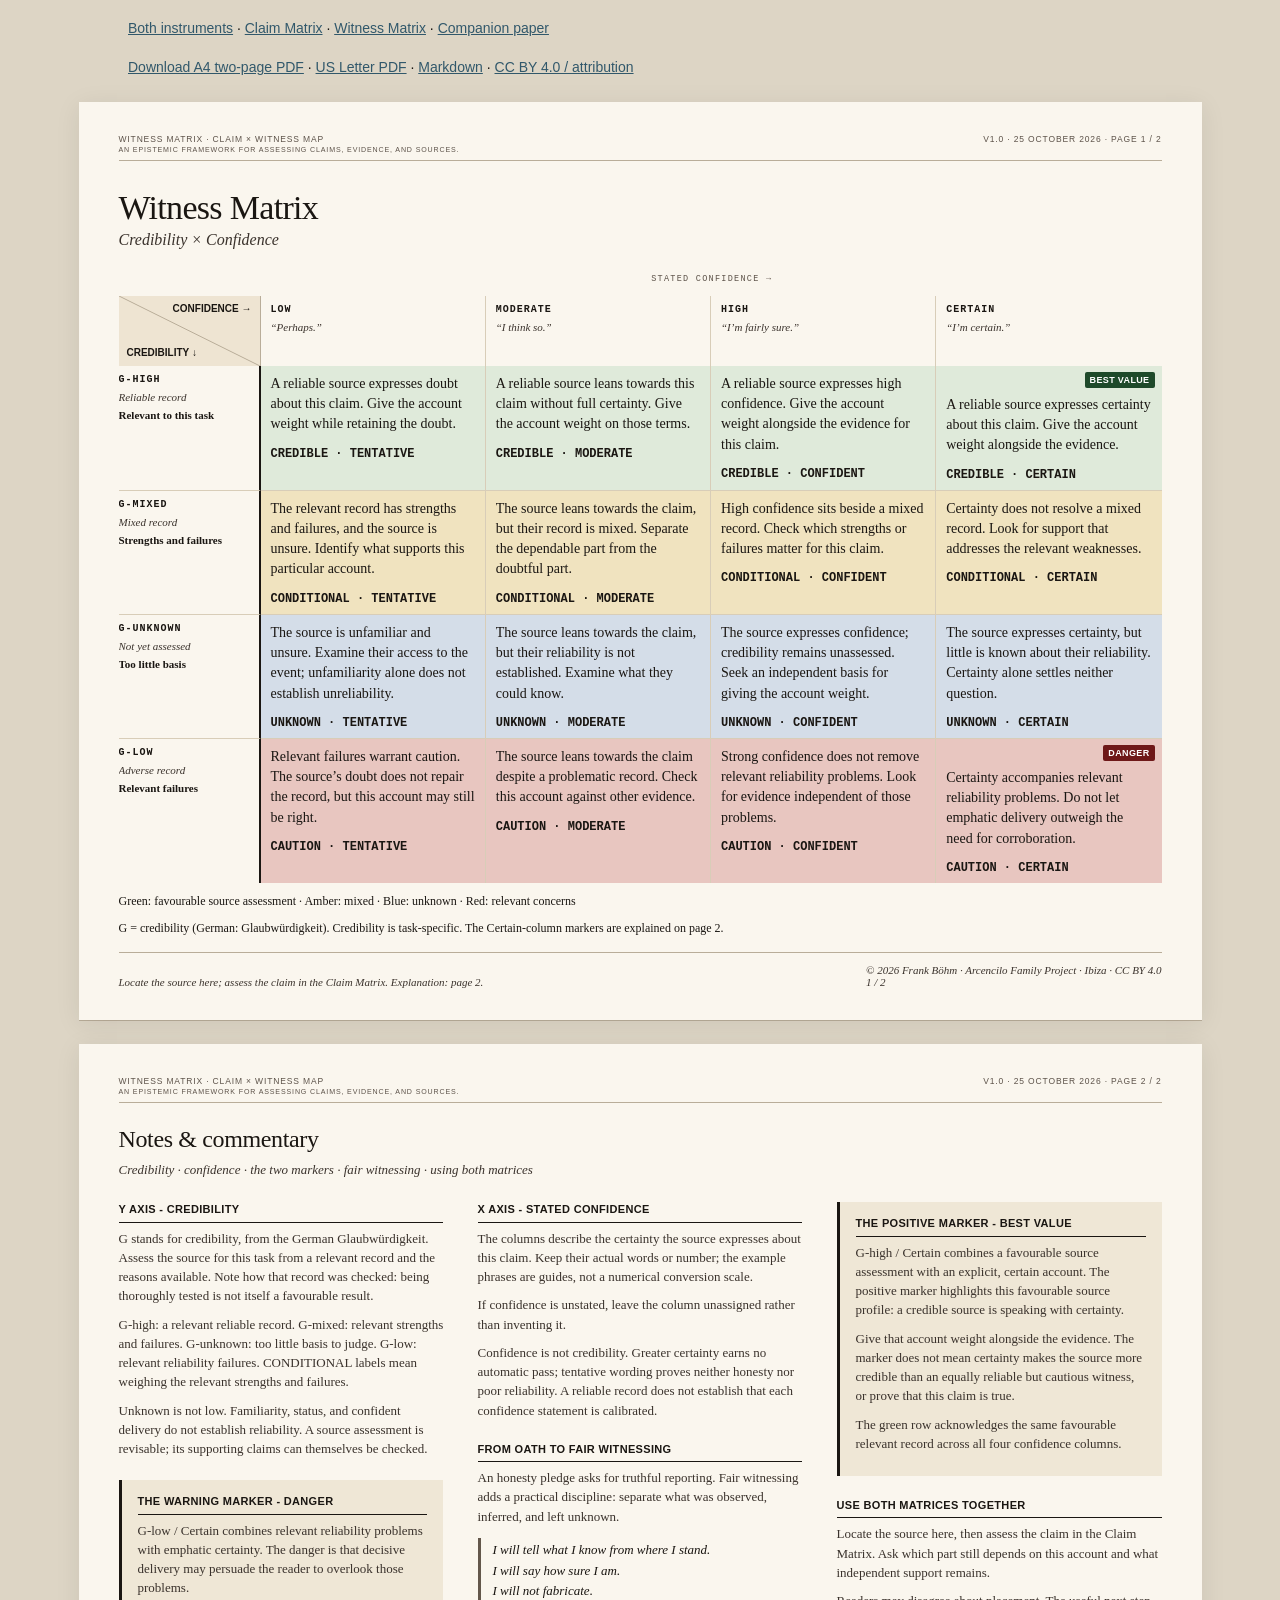
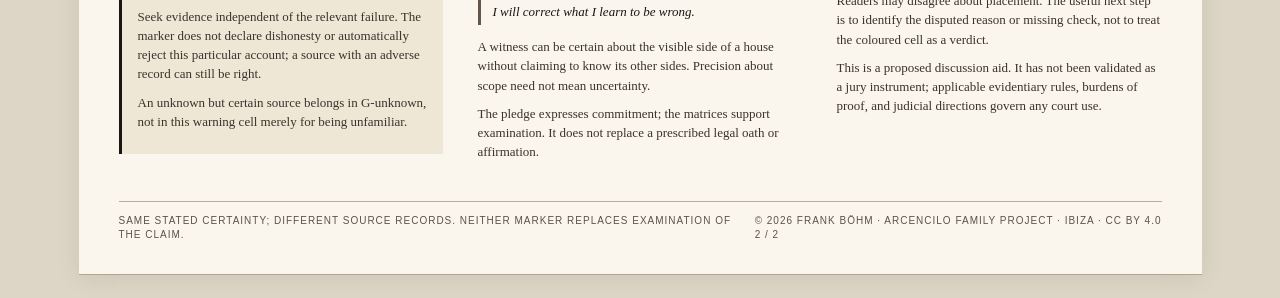
<file: html/witness-matrix.html>
<!doctype html><html lang="en"><head><meta charset="utf-8"><meta name="viewport" content="width=device-width,initial-scale=1"><title>Witness Matrix · Claim × Witness Map</title><link rel="stylesheet" href="witness.css"></head><body><nav><a href="index.html">Both instruments</a> · <a href="claim-matrix.html">Claim Matrix</a> · <a href="witness-matrix.html">Witness Matrix</a> · <a href="companion-paper.html">Companion paper</a></nav><nav><a href="../pdf/a4/Witness-Matrix.pdf">Download A4 two-page PDF</a> · <a href="../pdf/us-letter/Witness-Matrix.pdf">US Letter PDF</a> · <a href="../markdown/witness-matrix.md">Markdown</a> · <a href="../NOTICE.md">CC BY 4.0 / attribution</a></nav><section class="sheet matrix-page"><div class="meta"><span>Witness Matrix · Claim × Witness Map<br><small>An epistemic framework for assessing claims, evidence, and sources.</small></span><span>v1.0 · 25 October 2026 · Page 1 / 2</span></div><div class="title-block"><h1>Witness Matrix</h1><p class="subtitle">Credibility × Confidence</p></div><div class="axis-row"><div class="x-axis x-axis-label">STATED CONFIDENCE →</div></div><div class="matrix-container"><div class="y-axis-col"><span>CREDIBILITY ↓</span></div><table class="matrix"><thead><tr><th class="corner split-corner" aria-label="Credibility: rows; stated confidence: columns"><svg viewBox="0 0 100 100" preserveAspectRatio="none" aria-hidden="true"><line x1="0" y1="0" x2="100" y2="100"/></svg><span class="corner-confidence">CONFIDENCE →</span><span class="corner-credibility">CREDIBILITY ↓</span></th><th class="col-head" scope="col"><span class="eg-tag c-tag">LOW</span><span class="eg-label c-label">“Perhaps.”</span></th><th class="col-head" scope="col"><span class="eg-tag c-tag">MODERATE</span><span class="eg-label c-label">“I think so.”</span></th><th class="col-head" scope="col"><span class="eg-tag c-tag">HIGH</span><span class="eg-label c-label">“I’m fairly sure.”</span></th><th class="col-head" scope="col"><span class="eg-tag c-tag">CERTAIN</span><span class="eg-label c-label">“I’m certain.”</span></th></tr></thead><tbody><tr><th class="row-head" scope="row"><span class="lane-tag g-tag">G-HIGH</span><span class="lane-label g-label">Reliable record</span><span class="lane-quote">Relevant to this task</span></th><td class="cell " style="background:#dfeada"><p class="desc">A reliable source expresses doubt about this claim. Give the account weight while retaining the doubt.</p><span class="verdict">CREDIBLE · TENTATIVE</span></td><td class="cell " style="background:#dfeada"><p class="desc">A reliable source leans towards this claim without full certainty. Give the account weight on those terms.</p><span class="verdict">CREDIBLE · MODERATE</span></td><td class="cell " style="background:#dfeada"><p class="desc">A reliable source expresses high confidence. Give the account weight alongside the evidence for this claim.</p><span class="verdict">CREDIBLE · CONFIDENT</span></td><td class="cell marked" style="background:#dfeada"><span class="badge positive">BEST VALUE</span><p class="desc">A reliable source expresses certainty about this claim. Give the account weight alongside the evidence.</p><span class="verdict">CREDIBLE · CERTAIN</span></td></tr><tr><th class="row-head" scope="row"><span class="lane-tag g-tag">G-MIXED</span><span class="lane-label g-label">Mixed record</span><span class="lane-quote">Strengths and failures</span></th><td class="cell " style="background:#f0e3bf"><p class="desc">The relevant record has strengths and failures, and the source is unsure. Identify what supports this particular account.</p><span class="verdict">CONDITIONAL · TENTATIVE</span></td><td class="cell " style="background:#f0e3bf"><p class="desc">The source leans towards the claim, but their record is mixed. Separate the dependable part from the doubtful part.</p><span class="verdict">CONDITIONAL · MODERATE</span></td><td class="cell " style="background:#f0e3bf"><p class="desc">High confidence sits beside a mixed record. Check which strengths or failures matter for this claim.</p><span class="verdict">CONDITIONAL · CONFIDENT</span></td><td class="cell " style="background:#f0e3bf"><p class="desc">Certainty does not resolve a mixed record. Look for support that addresses the relevant weaknesses.</p><span class="verdict">CONDITIONAL · CERTAIN</span></td></tr><tr><th class="row-head" scope="row"><span class="lane-tag g-tag">G-UNKNOWN</span><span class="lane-label g-label">Not yet assessed</span><span class="lane-quote">Too little basis</span></th><td class="cell " style="background:#d4dde8"><p class="desc">The source is unfamiliar and unsure. Examine their access to the event; unfamiliarity alone does not establish unreliability.</p><span class="verdict">UNKNOWN · TENTATIVE</span></td><td class="cell " style="background:#d4dde8"><p class="desc">The source leans towards the claim, but their reliability is not established. Examine what they could know.</p><span class="verdict">UNKNOWN · MODERATE</span></td><td class="cell " style="background:#d4dde8"><p class="desc">The source expresses confidence; credibility remains unassessed. Seek an independent basis for giving the account weight.</p><span class="verdict">UNKNOWN · CONFIDENT</span></td><td class="cell " style="background:#d4dde8"><p class="desc">The source expresses certainty, but little is known about their reliability. Certainty alone settles neither question.</p><span class="verdict">UNKNOWN · CERTAIN</span></td></tr><tr><th class="row-head" scope="row"><span class="lane-tag g-tag">G-LOW</span><span class="lane-label g-label">Adverse record</span><span class="lane-quote">Relevant failures</span></th><td class="cell " style="background:#e8c6c0"><p class="desc">Relevant failures warrant caution. The source’s doubt does not repair the record, but this account may still be right.</p><span class="verdict">CAUTION · TENTATIVE</span></td><td class="cell " style="background:#e8c6c0"><p class="desc">The source leans towards the claim despite a problematic record. Check this account against other evidence.</p><span class="verdict">CAUTION · MODERATE</span></td><td class="cell " style="background:#e8c6c0"><p class="desc">Strong confidence does not remove relevant reliability problems. Look for evidence independent of those problems.</p><span class="verdict">CAUTION · CONFIDENT</span></td><td class="cell marked" style="background:#e8c6c0"><span class="badge danger">DANGER</span><p class="desc">Certainty accompanies relevant reliability problems. Do not let emphatic delivery outweigh the need for corroboration.</p><span class="verdict">CAUTION · CERTAIN</span></td></tr></tbody></table></div><div class="legend">Green: favourable source assessment · Amber: mixed · Blue: unknown · Red: relevant concerns</div><p class="short-note">G = credibility (German: Glaubwürdigkeit). Credibility is task-specific. The Certain-column markers are explained on page 2.</p><div class="caption-strip"><span>Locate the source here; assess the claim in the Claim Matrix. Explanation: page 2.</span><span>© 2026 Frank Böhm · Arcencilo Family Project · Ibiza · CC BY 4.0<br>1 / 2</span></div></section><section class="sheet notes-page"><div class="meta"><span>Witness Matrix · Claim × Witness Map<br><small>An epistemic framework for assessing claims, evidence, and sources.</small></span><span>v1.0 · 25 October 2026 · Page 2 / 2</span></div><div class="p2-title page2-title"><h2>Notes &amp; commentary</h2><p class="lede">Credibility · confidence · the two markers · fair witnessing · using both matrices</p></div><div class="notes-grid witness-notes"><div class="notes-column"><div class="prose-block "><h3>Y axis - Credibility</h3><p>G stands for credibility, from the German Glaubwürdigkeit. Assess the source for this task from a relevant record and the reasons available. Note how that record was checked: being thoroughly tested is not itself a favourable result.</p><p>G-high: a relevant reliable record. G-mixed: relevant strengths and failures. G-unknown: too little basis to judge. G-low: relevant reliability failures. CONDITIONAL labels mean weighing the relevant strengths and failures.</p><p>Unknown is not low. Familiarity, status, and confident delivery do not establish reliability. A source assessment is revisable; its supporting claims can themselves be checked.</p></div><div class="prose-block featured"><h3>The warning marker - Danger</h3><p>G-low / Certain combines relevant reliability problems with emphatic certainty. The danger is that decisive delivery may persuade the reader to overlook those problems.</p><p>Seek evidence independent of the relevant failure. The marker does not declare dishonesty or automatically reject this particular account; a source with an adverse record can still be right.</p><p>An unknown but certain source belongs in G-unknown, not in this warning cell merely for being unfamiliar.</p></div></div><div class="notes-column"><div class="prose-block "><h3>X axis - Stated confidence</h3><p>The columns describe the certainty the source expresses about this claim. Keep their actual words or number; the example phrases are guides, not a numerical conversion scale.</p><p>If confidence is unstated, leave the column unassigned rather than inventing it.</p><p>Confidence is not credibility. Greater certainty earns no automatic pass; tentative wording proves neither honesty nor poor reliability. A reliable record does not establish that each confidence statement is calibrated.</p></div><div class="prose-block "><h3>From oath to fair witnessing</h3><p>An honesty pledge asks for truthful reporting. Fair witnessing adds a practical discipline: separate what was observed, inferred, and left unknown.</p><blockquote class="fair-pledge">I will tell what I know from where I stand.<br>I will say how sure I am.<br>I will not fabricate.<br>I will correct what I learn to be wrong.</blockquote><p>A witness can be certain about the visible side of a house without claiming to know its other sides. Precision about scope need not mean uncertainty.</p><p>The pledge expresses commitment; the matrices support examination. It does not replace a prescribed legal oath or affirmation.</p></div></div><div class="notes-column"><div class="prose-block featured"><h3>The positive marker - Best value</h3><p>G-high / Certain combines a favourable source assessment with an explicit, certain account. The positive marker highlights this favourable source profile: a credible source is speaking with certainty.</p><p>Give that account weight alongside the evidence. The marker does not mean certainty makes the source more credible than an equally reliable but cautious witness, or prove that this claim is true.</p><p>The green row acknowledges the same favourable relevant record across all four confidence columns.</p></div><div class="prose-block "><h3>Use both matrices together</h3><p>Locate the source here, then assess the claim in the Claim Matrix. Ask which part still depends on this account and what independent support remains.</p><p>Readers may disagree about placement. The useful next step is to identify the disputed reason or missing check, not to treat the coloured cell as a verdict.</p><p>This is a proposed discussion aid. It has not been validated as a jury instrument; applicable evidentiary rules, burdens of proof, and judicial directions govern any court use.</p></div></div></div><div class="page2-foot"><span>Same stated certainty; different source records. Neither marker replaces examination of the claim.</span><span>© 2026 Frank Böhm · Arcencilo Family Project · Ibiza · CC BY 4.0<br>2 / 2</span></div></section></body></html>
</file>
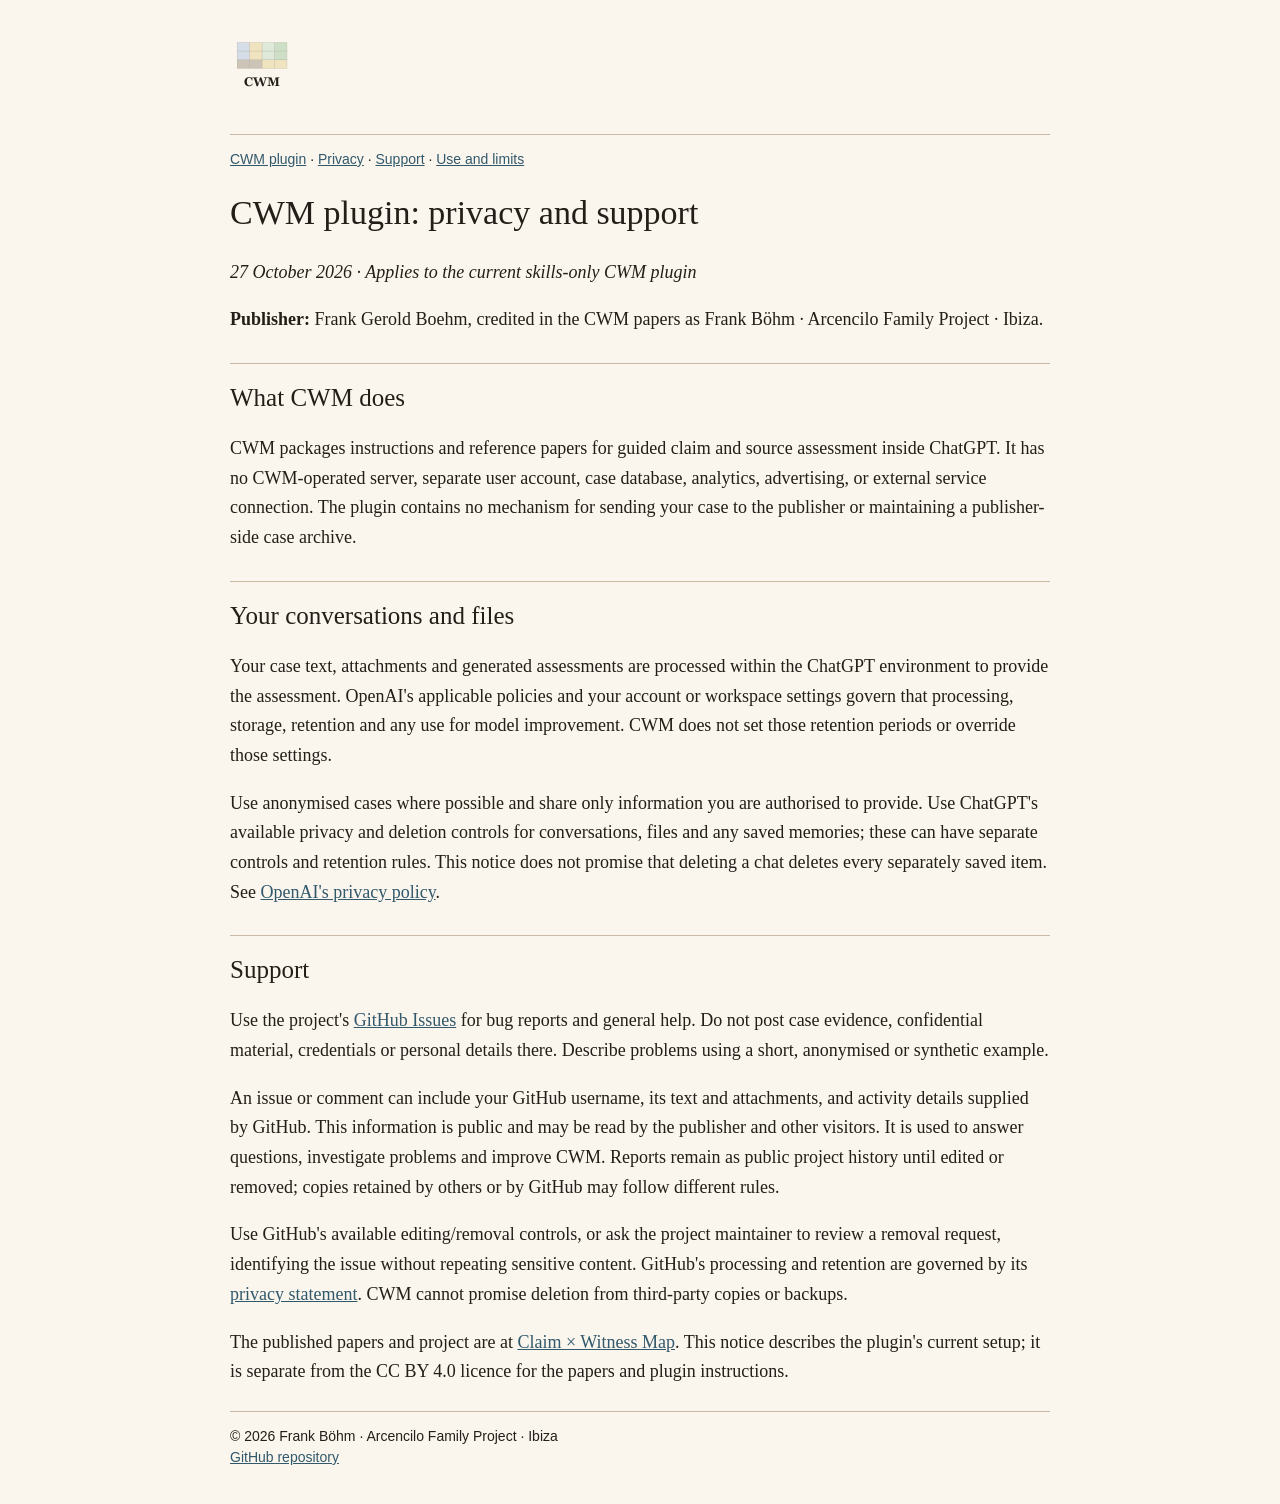
<file: html/plugin/privacy.html>
<!doctype html><html lang="en"><head><meta charset="utf-8"><meta name="viewport" content="width=device-width,initial-scale=1"><title>CWM — Claim × Witness Map</title><style>body{max-width:820px;margin:36px auto;padding:0 24px;background:#faf6ee;color:#241e18;font:18px/1.65 Georgia,serif}h1,h2{font-weight:400;line-height:1.25}h1{font-size:34px}h2{font-size:25px;border-top:1px solid #c8baa3;padding-top:18px;margin-top:28px}a{color:#31586b}p{overflow-wrap:break-word}nav,footer,.draft{font:14px/1.5 Arial,sans-serif}nav,footer{border-top:1px solid #c8baa3;padding-top:14px;margin-top:24px}.draft{background:#eee4d2;padding:9px 12px}.brand{width:64px;height:64px}footer{margin-bottom:30px}@media(max-width:600px){body{font-size:17px;margin:22px auto}h1{font-size:28px}}</style></head><body><img class="brand" src="icon.png" alt="CWM"><nav><a href="index.html">CWM plugin</a> · <a href="privacy.html">Privacy</a> · <a href="support.html">Support</a> · <a href="use.html">Use and limits</a></nav><h1 id="cwm-plugin-privacy-and-support">CWM plugin: privacy and support</h1>
<p><em>27 October 2026 · Applies to the current skills-only CWM plugin</em></p>
<p><strong>Publisher:</strong> Frank Gerold Boehm, credited in the CWM papers as Frank Böhm · Arcencilo Family Project · Ibiza.</p>
<h2 id="what-cwm-does">What CWM does</h2>
<p>CWM packages instructions and reference papers for guided claim and source assessment inside ChatGPT. It has no CWM-operated server, separate user account, case database, analytics, advertising, or external service connection. The plugin contains no mechanism for sending your case to the publisher or maintaining a publisher-side case archive.</p>
<h2 id="your-conversations-and-files">Your conversations and files</h2>
<p>Your case text, attachments and generated assessments are processed within the ChatGPT environment to provide the assessment. OpenAI's applicable policies and your account or workspace settings govern that processing, storage, retention and any use for model improvement. CWM does not set those retention periods or override those settings.</p>
<p>Use anonymised cases where possible and share only information you are authorised to provide. Use ChatGPT's available privacy and deletion controls for conversations, files and any saved memories; these can have separate controls and retention rules. This notice does not promise that deleting a chat deletes every separately saved item. See <a href="https://openai.com/policies/privacy-policy/">OpenAI's privacy policy</a>.</p>
<h2 id="support">Support</h2>
<p>Use the project's <a href="https://github.com/arcencilo-family/claim-witness-map/issues">GitHub Issues</a> for bug reports and general help. Do not post case evidence, confidential material, credentials or personal details there. Describe problems using a short, anonymised or synthetic example.</p>
<p>An issue or comment can include your GitHub username, its text and attachments, and activity details supplied by GitHub. This information is public and may be read by the publisher and other visitors. It is used to answer questions, investigate problems and improve CWM. Reports remain as public project history until edited or removed; copies retained by others or by GitHub may follow different rules.</p>
<p>Use GitHub's available editing/removal controls, or ask the project maintainer to review a removal request, identifying the issue without repeating sensitive content. GitHub's processing and retention are governed by its <a href="https://docs.github.com/en/site-policy/privacy-policies/github-general-privacy-statement">privacy statement</a>. CWM cannot promise deletion from third-party copies or backups.</p>
<p>The published papers and project are at <a href="https://arcencilo-family.github.io/claim-witness-map/">Claim × Witness Map</a>. This notice describes the plugin's current setup; it is separate from the CC BY 4.0 licence for the papers and plugin instructions.</p><footer>© 2026 Frank Böhm · Arcencilo Family Project · Ibiza<br><a href="https://github.com/arcencilo-family/claim-witness-map">GitHub repository</a></footer></body></html>
</file>
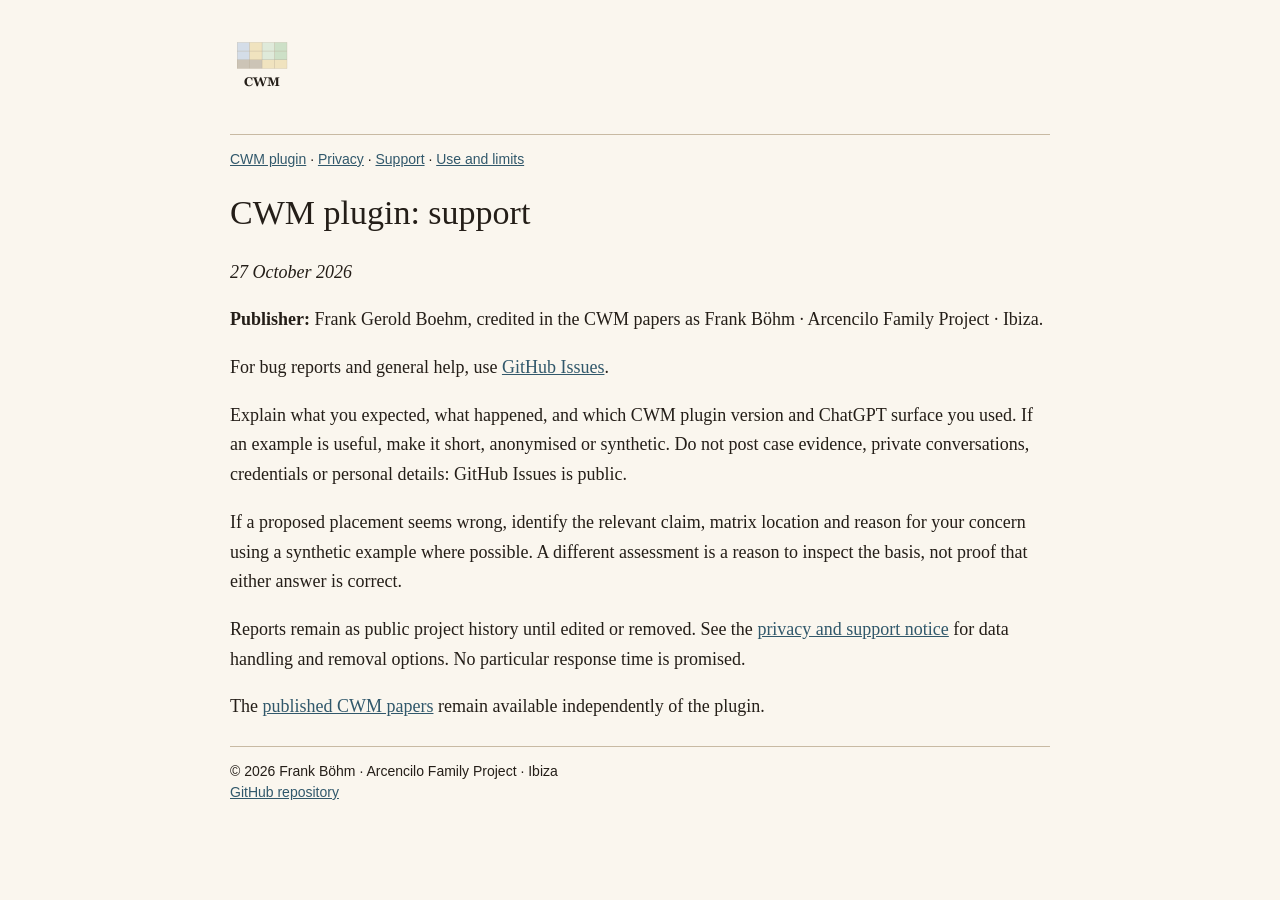
<file: html/plugin/support.html>
<!doctype html><html lang="en"><head><meta charset="utf-8"><meta name="viewport" content="width=device-width,initial-scale=1"><title>CWM — Claim × Witness Map</title><style>body{max-width:820px;margin:36px auto;padding:0 24px;background:#faf6ee;color:#241e18;font:18px/1.65 Georgia,serif}h1,h2{font-weight:400;line-height:1.25}h1{font-size:34px}h2{font-size:25px;border-top:1px solid #c8baa3;padding-top:18px;margin-top:28px}a{color:#31586b}p{overflow-wrap:break-word}nav,footer,.draft{font:14px/1.5 Arial,sans-serif}nav,footer{border-top:1px solid #c8baa3;padding-top:14px;margin-top:24px}.draft{background:#eee4d2;padding:9px 12px}.brand{width:64px;height:64px}footer{margin-bottom:30px}@media(max-width:600px){body{font-size:17px;margin:22px auto}h1{font-size:28px}}</style></head><body><img class="brand" src="icon.png" alt="CWM"><nav><a href="index.html">CWM plugin</a> · <a href="privacy.html">Privacy</a> · <a href="support.html">Support</a> · <a href="use.html">Use and limits</a></nav><h1 id="cwm-plugin-support">CWM plugin: support</h1>
<p><em>27 October 2026</em></p>
<p><strong>Publisher:</strong> Frank Gerold Boehm, credited in the CWM papers as Frank Böhm · Arcencilo Family Project · Ibiza.</p>
<p>For bug reports and general help, use <a href="https://github.com/arcencilo-family/claim-witness-map/issues">GitHub Issues</a>.</p>
<p>Explain what you expected, what happened, and which CWM plugin version and ChatGPT surface you used. If an example is useful, make it short, anonymised or synthetic. Do not post case evidence, private conversations, credentials or personal details: GitHub Issues is public.</p>
<p>If a proposed placement seems wrong, identify the relevant claim, matrix location and reason for your concern using a synthetic example where possible. A different assessment is a reason to inspect the basis, not proof that either answer is correct.</p>
<p>Reports remain as public project history until edited or removed. See the <a href="privacy.html">privacy and support notice</a> for data handling and removal options. No particular response time is promised.</p>
<p>The <a href="https://arcencilo-family.github.io/claim-witness-map/">published CWM papers</a> remain available independently of the plugin.</p><footer>© 2026 Frank Böhm · Arcencilo Family Project · Ibiza<br><a href="https://github.com/arcencilo-family/claim-witness-map">GitHub repository</a></footer></body></html>
</file>
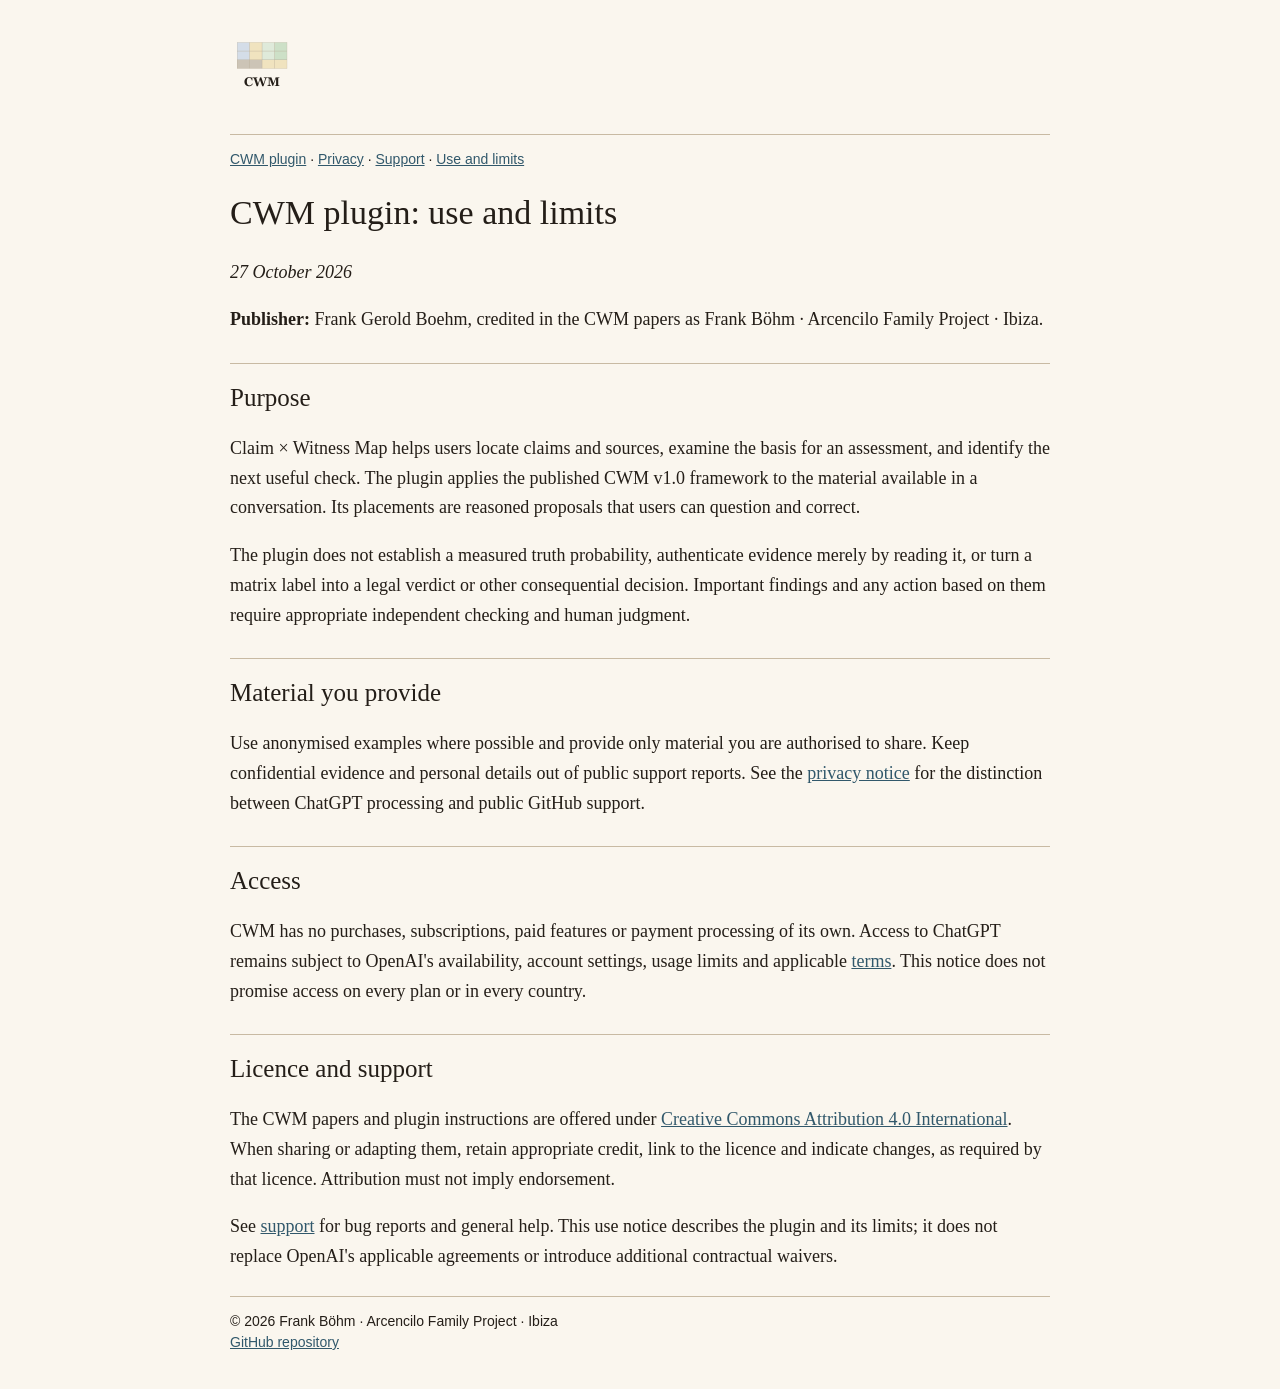
<file: html/plugin/use.html>
<!doctype html><html lang="en"><head><meta charset="utf-8"><meta name="viewport" content="width=device-width,initial-scale=1"><title>CWM — Claim × Witness Map</title><style>body{max-width:820px;margin:36px auto;padding:0 24px;background:#faf6ee;color:#241e18;font:18px/1.65 Georgia,serif}h1,h2{font-weight:400;line-height:1.25}h1{font-size:34px}h2{font-size:25px;border-top:1px solid #c8baa3;padding-top:18px;margin-top:28px}a{color:#31586b}p{overflow-wrap:break-word}nav,footer,.draft{font:14px/1.5 Arial,sans-serif}nav,footer{border-top:1px solid #c8baa3;padding-top:14px;margin-top:24px}.draft{background:#eee4d2;padding:9px 12px}.brand{width:64px;height:64px}footer{margin-bottom:30px}@media(max-width:600px){body{font-size:17px;margin:22px auto}h1{font-size:28px}}</style></head><body><img class="brand" src="icon.png" alt="CWM"><nav><a href="index.html">CWM plugin</a> · <a href="privacy.html">Privacy</a> · <a href="support.html">Support</a> · <a href="use.html">Use and limits</a></nav><h1 id="cwm-plugin-use-and-limits">CWM plugin: use and limits</h1>
<p><em>27 October 2026</em></p>
<p><strong>Publisher:</strong> Frank Gerold Boehm, credited in the CWM papers as Frank Böhm · Arcencilo Family Project · Ibiza.</p>
<h2 id="purpose">Purpose</h2>
<p>Claim × Witness Map helps users locate claims and sources, examine the basis for an assessment, and identify the next useful check. The plugin applies the published CWM v1.0 framework to the material available in a conversation. Its placements are reasoned proposals that users can question and correct.</p>
<p>The plugin does not establish a measured truth probability, authenticate evidence merely by reading it, or turn a matrix label into a legal verdict or other consequential decision. Important findings and any action based on them require appropriate independent checking and human judgment.</p>
<h2 id="material-you-provide">Material you provide</h2>
<p>Use anonymised examples where possible and provide only material you are authorised to share. Keep confidential evidence and personal details out of public support reports. See the <a href="privacy.html">privacy notice</a> for the distinction between ChatGPT processing and public GitHub support.</p>
<h2 id="access">Access</h2>
<p>CWM has no purchases, subscriptions, paid features or payment processing of its own. Access to ChatGPT remains subject to OpenAI's availability, account settings, usage limits and applicable <a href="https://openai.com/policies/terms-of-use/">terms</a>. This notice does not promise access on every plan or in every country.</p>
<h2 id="licence-and-support">Licence and support</h2>
<p>The CWM papers and plugin instructions are offered under <a href="https://creativecommons.org/licenses/by/4.0/">Creative Commons Attribution 4.0 International</a>. When sharing or adapting them, retain appropriate credit, link to the licence and indicate changes, as required by that licence. Attribution must not imply endorsement.</p>
<p>See <a href="support.html">support</a> for bug reports and general help. This use notice describes the plugin and its limits; it does not replace OpenAI's applicable agreements or introduce additional contractual waivers.</p><footer>© 2026 Frank Böhm · Arcencilo Family Project · Ibiza<br><a href="https://github.com/arcencilo-family/claim-witness-map">GitHub repository</a></footer></body></html>
</file>
<file: html/claim.css>
@page { size: A4 landscape; margin: 0; }

  :root {
    --bg: #ddd5c5;
    --paper: #faf6ee;
    --ink: #1a1612;
    --ink-soft: #3a322c;
    --ink-faint: #6b6055;
    --rule: #b9ad99;
    --rule-soft: #d8cdb8;

    --pass-strong-bg: #cde0c7;
    --pass-bg: #dfeada;
    --conditional-pass-bg: #ecdfb8;
    --conditional-bg: #f0e3bf;
    --cannot-bg: #d4dde8;
    --discard-bg: #ccc4b6;
    --flag-bg: #e8c6c0;
    --lane-c-bg: #ede8df;

    --pass-ink: #1e4a2a;
    --conditional-ink: #6e4a0b;
    --cannot-ink: #1f3a55;
    --discard-ink: #3a342d;
    --flag-ink: #6e1818;
    --lane-c-ink: #4a4035;
  }

  * { box-sizing: border-box; margin: 0; padding: 0; }

  html, body {
    background: var(--bg);
    color: var(--ink);
    font-family: 'Newsreader', Georgia, serif;
    -webkit-font-smoothing: antialiased;
  }

  .sheet {
    width: 297mm;
    height: 210mm;
    background: var(--paper);
    margin: 14mm auto;
    padding: 11mm 15mm 10mm;
    position: relative;
    box-shadow: 0 4px 28px rgba(0,0,0,0.10);
    overflow: hidden;
    page-break-after: always;
    display: flex;
    flex-direction: column;
  }
  .sheet:last-child { page-break-after: auto; }

  /* ── META BAR ── */
  .meta {
    display: flex;
    justify-content: space-between;
    align-items: baseline;
    padding-bottom: 5px;
    border-bottom: 1px solid var(--rule);
    font-family: 'JetBrains Mono', monospace;
    font-size: 8px;
    letter-spacing: 0.1em;
    text-transform: uppercase;
    color: var(--ink-faint);
    flex: 0 0 auto;
  }

  /* ── PAGE 1 TITLE ── */
  .title-block {
    margin: 6mm 0 4mm;
    flex: 0 0 auto;
  }
  h1 {
    font-family: 'Fraunces', serif;
    font-weight: 500;
    font-size: 28px;
    line-height: 1;
    letter-spacing: -0.02em;
    color: var(--ink);
    margin-bottom: 3px;
  }
  h1 em { font-style: italic; font-weight: 400; color: var(--ink-soft); }
  .subtitle {
    font-family: 'Newsreader', serif;
    font-style: italic;
    font-size: 12px;
    color: var(--ink-soft);
    line-height: 1.35;
  }

  /* ── AXIS LABEL ROW ── */
  .axis-row {
    display: flex;
    align-items: center;
    margin-bottom: 2mm;
    flex: 0 0 auto;
  }
  .x-axis-label {
    margin-left: 32mm;
    font-family: 'JetBrains Mono', monospace;
    font-size: 8px;
    letter-spacing: 0.16em;
    text-transform: uppercase;
    color: var(--ink-faint);
  }

  /* ── MATRIX CONTAINER ── */
  .matrix-container {
    display: flex;
    flex: 1 1 auto;
    min-height: 0;
  }
  .y-axis-col {
    width: 6mm;
    flex: 0 0 6mm;
    display: flex;
    align-items: center;
    justify-content: center;
  }
  .y-axis-col span {
    font-family: 'JetBrains Mono', monospace;
    font-size: 8px;
    letter-spacing: 0.16em;
    text-transform: uppercase;
    color: var(--ink-faint);
    writing-mode: vertical-rl;
    transform: rotate(180deg);
    white-space: nowrap;
  }

  table.matrix {
    flex: 1;
    width: 100%;
    border-collapse: separate;
    border-spacing: 0;
    table-layout: fixed;
  }

  .matrix th, .matrix td {
    padding: 8px 10px;
    vertical-align: top;
    border-right: 1px solid var(--rule-soft);
    border-bottom: 1px solid var(--rule-soft);
  }
  .matrix tr td:last-child,
  .matrix tr th:last-child { border-right: none; }
  .matrix tr:last-child td,
  .matrix tr:last-child th.row-head { border-bottom: none; }

  .matrix th.corner {
    width: 32mm;
    border-bottom: 2px solid var(--ink);
    border-right: 2px solid var(--ink);
  }

  .matrix th.col-head {
    border-bottom: 2px solid var(--ink);
    text-align: left;
    padding-bottom: 6px;
  }
  .eg-tag {
    display: block;
    font-family: 'JetBrains Mono', monospace;
    font-size: 10px;
    font-weight: 600;
    letter-spacing: 0.08em;
    color: var(--ink);
    margin-bottom: 1px;
  }
  .eg-label {
    font-family: 'Fraunces', serif;
    font-style: italic;
    font-size: 10.5px;
    color: var(--ink-soft);
    line-height: 1.2;
  }
  .eg-quote {
    display: block;
    font-family: 'Newsreader', serif;
    font-style: italic;
    font-size: 9.5px;
    color: var(--ink-faint);
    margin-top: 1px;
  }

  .matrix th.row-head {
    width: 32mm;
    text-align: left;
    border-right: 2px solid var(--ink);
    padding-right: 8px;
    vertical-align: top;
  }
  .lane-tag {
    display: block;
    font-family: 'JetBrains Mono', monospace;
    font-size: 10px;
    font-weight: 600;
    letter-spacing: 0.08em;
    color: var(--ink);
    margin-bottom: 1px;
  }
  .lane-label {
    display: block;
    font-family: 'Fraunces', serif;
    font-style: italic;
    font-size: 10.5px;
    color: var(--ink-soft);
    line-height: 1.2;
    margin-bottom: 2px;
  }
  .lane-quote {
    display: block;
    font-family: 'Newsreader', serif;
    font-style: italic;
    font-size: 9.5px;
    color: var(--ink-faint);
    line-height: 1.2;
  }

  /* Lane C row head — subtle tint to signal special status */
  .row-head.lane-c {
    background: var(--lane-c-bg);
  }

  /* ── CELLS ── */
  .cell { position: relative; }
  .cell .desc {
    font-family: 'Newsreader', serif;
    font-size: 10.5px;
    line-height: 1.3;
    color: var(--ink);
    margin-bottom: 5px;
    padding-right: 28px;
  }
  .cell .verdict {
    font-family: 'JetBrains Mono', monospace;
    font-size: 9px;
    font-weight: 600;
    letter-spacing: 0.05em;
    text-transform: uppercase;
    display: block;
  }

  /* Verdict colours */
  .v-pass-strong { background: var(--pass-strong-bg); }
  .v-pass-strong .verdict { color: var(--pass-ink); }

  .v-pass { background: var(--pass-bg); }
  .v-pass .verdict { color: var(--pass-ink); }

  .v-cond-pass { background: var(--conditional-pass-bg); }
  .v-cond-pass .verdict { color: var(--conditional-ink); }

  .v-cond { background: var(--conditional-bg); }
  .v-cond .verdict { color: var(--conditional-ink); }

  .v-cannot { background: var(--cannot-bg); }
  .v-cannot .verdict { color: var(--cannot-ink); }

  .v-discard { background: var(--discard-bg); }
  .v-discard .verdict { color: var(--discard-ink); }

  .v-fail { background: var(--flag-bg); }
  .v-fail .verdict { color: var(--flag-ink); }

  /* Lane C cell tint — sits beneath the verdict colour */
  .lane-c-cell { background: var(--lane-c-bg); }
  .lane-c-cell.v-cond { background: var(--conditional-bg); }

  /* Badges */
  .badge {
    position: absolute;
    top: 5px;
    right: 5px;
    font-family: 'JetBrains Mono', monospace;
    font-size: 7.5px;
    font-weight: 600;
    letter-spacing: 0.1em;
    text-transform: uppercase;
    padding: 2px 4px;
    border-radius: 2px;
    color: #fff;
  }
  .badge.strong { background: var(--pass-ink); }
  .badge.ceiling { background: var(--lane-c-ink); }

  /* ── CAPTION STRIP ── */
  .caption-strip {
    flex: 0 0 auto;
    margin-top: 3mm;
    padding-top: 3mm;
    border-top: 1px solid var(--rule);
    display: flex;
    justify-content: space-between;
    align-items: baseline;
    font-family: 'Fraunces', serif;
    font-style: italic;
    font-size: 10.5px;
    color: var(--ink-soft);
  }
  .caption-strip .pageno {
    font-family: 'JetBrains Mono', monospace;
    font-style: normal;
    font-size: 8px;
    letter-spacing: 0.15em;
    color: var(--ink-faint);
    text-transform: uppercase;
    flex: 0 0 auto;
    margin-left: 12px;
  }

  /* ══════════════════════════════════
     PAGE 2
  ══════════════════════════════════ */

  .p2-title {
    flex: 0 0 auto;
    margin: 5mm 0 4mm;
    display: flex;
    align-items: baseline;
    gap: 10px;
    border-bottom: 1px solid var(--rule);
    padding-bottom: 4px;
  }
  .p2-title h2 {
    font-family: 'Fraunces', serif;
    font-weight: 500;
    font-size: 18px;
    letter-spacing: -0.01em;
    color: var(--ink);
    line-height: 1;
  }
  .p2-title h2 em { font-style: italic; font-weight: 400; }
  .p2-title .lede {
    font-family: 'Newsreader', serif;
    font-style: italic;
    font-size: 11px;
    color: var(--ink-soft);
    line-height: 1.3;
  }

  .two-col {
    flex: 1 1 auto;
    display: grid;
    grid-template-columns: 1fr 1fr;
    grid-template-rows: 1fr 1fr;
    gap: 6mm 10mm;
    min-height: 0;
  }

  .prose-block h3 {
    font-family: 'JetBrains Mono', monospace;
    font-size: 9px;
    font-weight: 600;
    letter-spacing: 0.14em;
    text-transform: uppercase;
    color: var(--ink);
    border-bottom: 1px solid var(--rule);
    padding-bottom: 3px;
    margin-bottom: 5px;
  }
  .prose-block p {
    font-family: 'Newsreader', serif;
    font-size: 11px;
    line-height: 1.48;
    color: var(--ink-soft);
    margin-bottom: 5px;
  }
  .prose-block p:last-child { margin-bottom: 0; }
  .prose-block p strong { color: var(--ink); font-weight: 600; }
  .prose-block p em { font-style: italic; color: var(--ink); }

  .prose-block.featured {
    background: #ede5d4;
    padding: 5mm 6mm;
    border-left: 2.5px solid var(--ink);
  }

  /* Lane C footnote strip — full width */
  .footnote-strip {
    flex: 0 0 auto;
    margin-top: 4mm;
    padding: 4mm 6mm;
    border-top: 1.5px solid var(--ink);
    border-bottom: 1.5px solid var(--ink);
    display: flex;
    align-items: baseline;
    gap: 10mm;
  }
  .footnote-strip .intro {
    font-family: 'JetBrains Mono', monospace;
    font-size: 9px;
    font-weight: 600;
    letter-spacing: 0.1em;
    text-transform: uppercase;
    color: var(--ink);
    flex: 0 0 24mm;
    line-height: 1.4;
  }
  .footnote-clauses {
    display: flex;
    flex: 1;
    justify-content: space-between;
  }
  .footnote-clause {
    font-family: 'Fraunces', serif;
    font-style: italic;
    font-size: 11px;
    color: var(--ink-soft);
    line-height: 1.35;
    padding-left: 10px;
    border-left: 1.5px solid var(--rule);
    flex: 1;
    margin-left: 6mm;
  }
  .footnote-clause:first-child { margin-left: 0; }
  .footnote-clause strong { color: var(--ink); font-style: normal; }

  /* Page 2 footer */
  .page2-foot {
    flex: 0 0 auto;
    margin-top: 3mm;
    display: flex;
    justify-content: space-between;
    font-family: 'JetBrains Mono', monospace;
    font-size: 8px;
    letter-spacing: 0.1em;
    text-transform: uppercase;
    color: var(--ink-faint);
  }

  @media print {
    body { background: white; }
    .sheet { margin: 0; box-shadow: none; page-break-after: always; }
    .sheet:last-child { page-break-after: auto; }
  }

/* Preserve the original layout without its clipped fixed-height notes page. */
html,body{font-family:Georgia,serif}.sheet{height:auto;min-height:210mm;overflow:visible}h1,h2,.subtitle,.lane-label,.g-label,.c-label,.eg-label{font-family:Georgia,serif}.meta,.lane-tag,.g-tag,.c-tag,.eg-tag,.verdict{font-family:Arial,sans-serif}nav{max-width:1060px;margin:18px auto;font:14px/1.5 Arial,sans-serif}nav a{color:#31586b}.matrix-container{min-height:120mm;flex:0 0 auto}.matrix .desc{font-family:Georgia,serif;font-size:12px;line-height:1.35;padding-right:0;margin:0 0 12px}.matrix .verdict{font-size:10px;letter-spacing:0}.matrix .row-head{width:32mm}.matrix .lane-quote{display:block;font-size:11px;margin-top:4px}.matrix .corner{width:32mm}.matrix .cell{position:relative}.matrix .cell.marked{padding-top:29px}.badge.positive{background:#1e4a2a;color:white}.badge.danger{background:#6e1818;color:white}.badge{position:absolute;right:7px;top:6px;padding:3px 5px;font:700 9px Arial,sans-serif;letter-spacing:.04em;border-radius:2px}.legend,.short-note{font:12px/1.4 Georgia,serif;margin:10px 0 0}.result{display:flex;justify-content:space-between;font:11px Arial,sans-serif;margin-top:10px;border-top:1px solid #b9ad99;padding-top:9px}.caption-strip{font-size:11px}.notes-grid{display:grid;align-items:start;gap:7mm 9mm;flex:1}.claim-notes{grid-template-columns:1fr 1fr}.witness-notes{grid-template-columns:1fr 1fr 1fr}.notes-grid .prose-block p{font:13px/1.48 Georgia,serif;margin-bottom:9px}.notes-grid .prose-block h3{font:700 11px/1.4 Arial,sans-serif;letter-spacing:.03em}.notes-grid .featured{padding:14px 16px}.p2-title,.page2-title{display:block;margin:6mm 0}.p2-title h2,.page2-title h2{font:24px Georgia,serif;margin-bottom:8px}.lede{font:italic 13px/1.4 Georgia,serif}.footnote-strip p{font:13px/1.4 Georgia,serif}.page2-foot{font:10px/1.4 Arial,sans-serif;gap:20px;margin-top:18px}.page2-foot span:last-child{white-space:nowrap}
@media print{nav{display:none}.sheet{height:auto;min-height:210mm;overflow:visible;break-after:page}.sheet:last-child{break-after:auto}.matrix-container{min-height:113mm}.matrix .desc{font-size:10.5px}.notes-grid .prose-block p{font-size:11.5px}.notes-grid .prose-block h3{font-size:10px}*{print-color-adjust:exact;-webkit-print-color-adjust:exact}}

.fair-pledge{font:italic 13px/1.6 Georgia,serif;border-left:3px solid #63574b;margin:12px 0;padding:2px 0 2px 12px}@media print{.fair-pledge{font-size:11.5px}}

.claim-notes,.witness-notes{grid-template-columns:repeat(3,minmax(0,1fr))}.notes-column .prose-block{margin-bottom:22px}.caption-strip,.page2-foot{align-items:end}@page{size:A4 landscape;margin:14.2mm}

/* Screen reading uses natural heights; the downloadable PDFs control printing. */
@media screen{.sheet{width:min(1123px,calc(100% - 24px));min-height:0;margin:24px auto;padding:32px 40px}.matrix-container{overflow-x:auto;display:block;min-height:0}.matrix{min-width:970px}.matrix .desc{font-size:14px;line-height:1.45}.matrix .verdict{font-size:12px}.matrix .lane-tag,.matrix .g-tag,.matrix .c-tag,.matrix .eg-tag{font-size:13px}.matrix .lane-label,.matrix .g-label,.matrix .c-label,.matrix .eg-label{font-size:14px}.y-axis-col{display:none}.notes-grid{grid-template-rows:none}.prose-block p{overflow-wrap:anywhere}nav{padding:0 18px}.title-block h1{font-size:34px}.subtitle{font-size:16px}.meta{gap:20px;flex-wrap:wrap}}
@media screen and (max-width:750px){.sheet{padding:25px 20px}.notes-grid{grid-template-columns:1fr;gap:24px}.notes-grid .prose-block p{font-size:16px;line-height:1.6}.notes-grid .prose-block h3{font-size:13px}.p2-title h2,.page2-title h2{font-size:26px}.lede{font-size:15px}.legend,.short-note{font-size:14px}.caption-strip,.page2-foot{font-size:12px;line-height:1.5}.footnote-strip{display:block}.footnote-strip p{font-size:16px}.fair-pledge{font-size:16px}}
</file>
<file: html/witness.css>
@page {
    size: A4 landscape;
    margin: 0;
  }

  :root {
    --bg: #ddd5c5;
    --paper: #faf6ee;
    --ink: #1a1612;
    --ink-soft: #3a322c;
    --ink-faint: #5c5249;
    --rule: #b9ad99;
    --rule-soft: #d8cdb8;

    --pass-ideal-bg: #b6d2b1;
    --pass-strong-bg: #cde0c7;
    --pass-bg: #dfeada;
    --conditional-pass-bg: #ecdfb8;
    --conditional-bg: #f0e3bf;
    --noted-bg: #d4dde8;
    --discard-bg: #cfc7ba;
    --flag-bg: #e8c6c0;
    --flag-strong-bg: #d99e95;

    --pass-ink: #1e4a2a;
    --conditional-ink: #6e4a0b;
    --noted-ink: #1f3a55;
    --discard-ink: #3a342d;
    --flag-ink: #6e1818;
  }

  * { box-sizing: border-box; }

  html, body {
    margin: 0;
    padding: 0;
    background: var(--bg);
    color: var(--ink);
    font-family: 'Newsreader', Georgia, serif;
    -webkit-font-smoothing: antialiased;
  }

  /* A4 landscape sheet: 297mm × 210mm */
  .sheet {
    width: 297mm;
    height: 210mm;
    background: var(--paper);
    margin: 14mm auto;
    padding: 13mm 16mm;
    position: relative;
    box-shadow: 0 4px 24px rgba(0,0,0,0.08), 0 1px 0 var(--rule);
    overflow: hidden;
    page-break-after: always;
    display: flex;
    flex-direction: column;
  }
  .sheet:last-child { page-break-after: auto; }

  /* Header bar on each sheet */
  .meta {
    display: flex;
    justify-content: space-between;
    align-items: baseline;
    padding-bottom: 6px;
    border-bottom: 1px solid var(--rule);
    font-family: 'JetBrains Mono', monospace;
    font-size: 8.5px;
    letter-spacing: 0.1em;
    text-transform: uppercase;
    color: var(--ink-faint);
    flex: 0 0 auto;
  }

  .meta .right { text-align: right; }

  /* ---------- PAGE 1: TITLE + MATRIX ---------- */

  .title-block {
    margin: 8mm 0 6mm;
    flex: 0 0 auto;
  }

  h1 {
    font-family: 'Fraunces', serif;
    font-weight: 500;
    font-size: 34px;
    line-height: 1;
    letter-spacing: -0.02em;
    margin: 0 0 4px;
    color: var(--ink);
  }
  h1 em {
    font-style: italic;
    font-weight: 400;
    color: var(--ink-soft);
  }
  .subtitle {
    font-family: 'Newsreader', serif;
    font-style: italic;
    font-size: 14px;
    color: var(--ink-soft);
    margin: 0;
    max-width: 220mm;
    line-height: 1.4;
  }

  /* Axis labels */
  .axis-row {
    display: flex;
    align-items: center;
    margin-bottom: 3mm;
    font-family: 'JetBrains Mono', monospace;
    font-size: 8.5px;
    letter-spacing: 0.15em;
    text-transform: uppercase;
    color: var(--ink-faint);
    flex: 0 0 auto;
  }
  .axis-row .x-axis {
    margin-left: 38mm;
    flex: 1;
    text-align: center;
  }

  .matrix-container {
    display: flex;
    flex: 1 1 auto;
    min-height: 0;
  }
  .y-axis-col {
    width: 7mm;
    display: flex;
    align-items: center;
    justify-content: center;
  }
  .y-axis-col span {
    font-family: 'JetBrains Mono', monospace;
    font-size: 8.5px;
    letter-spacing: 0.18em;
    text-transform: uppercase;
    color: var(--ink-faint);
    writing-mode: vertical-rl;
    transform: rotate(180deg);
    white-space: nowrap;
  }

  table.matrix {
    flex: 1;
    width: 100%;
    border-collapse: separate;
    border-spacing: 0;
    table-layout: fixed;
  }
  .matrix th, .matrix td {
    padding: 8px 10px;
    vertical-align: top;
    border-right: 1px solid var(--rule-soft);
    border-bottom: 1px solid var(--rule-soft);
  }
  .matrix tr td:last-child, .matrix tr th:last-child { border-right: none; }
  .matrix tr:last-child td, .matrix tr:last-child th { border-bottom: none; }

  .matrix th.col-head {
    background: transparent;
    border-bottom: 2px solid var(--ink);
    text-align: left;
    padding-bottom: 7px;
  }
  .matrix th.col-head .c-tag {
    display: block;
    font-family: 'JetBrains Mono', monospace;
    font-size: 10px;
    font-weight: 600;
    letter-spacing: 0.1em;
    color: var(--ink);
    margin-bottom: 2px;
  }
  .matrix th.col-head .c-label {
    font-family: 'Fraunces', serif;
    font-style: italic;
    font-weight: 400;
    font-size: 11px;
    color: var(--ink-soft);
    line-height: 1.25;
  }

  .matrix th.row-head {
    width: 31mm;
    text-align: left;
    background: transparent;
    border-right: 2px solid var(--ink);
    padding: 8px 10px 8px 0;
  }
  .matrix th.row-head .g-tag {
    display: block;
    font-family: 'JetBrains Mono', monospace;
    font-size: 10px;
    font-weight: 600;
    letter-spacing: 0.1em;
    color: var(--ink);
    margin-bottom: 2px;
  }
  .matrix th.row-head .g-label {
    font-family: 'Fraunces', serif;
    font-style: italic;
    font-weight: 400;
    font-size: 11px;
    color: var(--ink-soft);
    line-height: 1.25;
  }

  .matrix th.corner {
    width: 31mm;
    border-bottom: 2px solid var(--ink);
    border-right: 2px solid var(--ink);
    background: transparent;
  }

  /* Verdict cells */
  .cell { position: relative; }
  .cell .desc {
    font-family: 'Newsreader', serif;
    font-size: 11px;
    line-height: 1.32;
    color: var(--ink);
    margin: 0 0 6px;
    padding-right: 38px;
  }
  .cell .verdict {
    font-family: 'JetBrains Mono', monospace;
    font-size: 9.5px;
    font-weight: 600;
    letter-spacing: 0.06em;
    text-transform: uppercase;
    display: block;
  }

  .v-pass-ideal { background: var(--pass-ideal-bg); }
  .v-pass-strong { background: var(--pass-strong-bg); }
  .v-pass { background: var(--pass-bg); }
  .v-pass-ideal .verdict, .v-pass-strong .verdict, .v-pass .verdict { color: var(--pass-ink); }

  .v-cond-pass { background: var(--conditional-pass-bg); }
  .v-cond { background: var(--conditional-bg); }
  .v-cond-pass .verdict, .v-cond .verdict { color: var(--conditional-ink); }

  .v-noted { background: var(--noted-bg); }
  .v-noted .verdict { color: var(--noted-ink); }

  .v-discard { background: var(--discard-bg); }
  .v-discard .verdict { color: var(--discard-ink); }

  .v-flag { background: var(--flag-bg); }
  .v-flag-strong { background: var(--flag-strong-bg); }
  .v-flag .verdict, .v-flag-strong .verdict { color: var(--flag-ink); }

  /* Corner badges */
  .badge {
    position: absolute;
    top: 6px;
    right: 6px;
    font-family: 'JetBrains Mono', monospace;
    font-size: 8px;
    font-weight: 600;
    letter-spacing: 0.12em;
    text-transform: uppercase;
    padding: 2px 5px;
    border-radius: 2px;
  }
  .badge.ideal {
    color: #fff;
    background: var(--pass-ink);
  }
  .badge.danger {
    color: #fff;
    background: var(--flag-ink);
  }

  /* Page 1 caption strip */
  .caption-strip {
    flex: 0 0 auto;
    margin-top: 4mm;
    padding-top: 3mm;
    border-top: 1px solid var(--rule);
    display: flex;
    justify-content: space-between;
    align-items: baseline;
    font-family: 'Fraunces', serif;
    font-style: italic;
    font-size: 11px;
    color: var(--ink-soft);
  }
  .caption-strip .lead {
    flex: 1;
  }
  .caption-strip .pageno {
    font-family: 'JetBrains Mono', monospace;
    font-style: normal;
    font-size: 9px;
    letter-spacing: 0.15em;
    color: var(--ink-faint);
    text-transform: uppercase;
  }

  /* ---------- PAGE 2: PROSE ---------- */

  .page2-title {
    margin: 8mm 0 6mm;
    flex: 0 0 auto;
  }
  .page2-title h2 {
    font-family: 'Fraunces', serif;
    font-weight: 500;
    font-size: 28px;
    line-height: 1;
    letter-spacing: -0.015em;
    margin: 0 0 4px;
    color: var(--ink);
  }
  .page2-title h2 em {
    font-style: italic;
    font-weight: 400;
    color: var(--ink-soft);
  }
  .page2-title .lede {
    font-family: 'Newsreader', serif;
    font-style: italic;
    font-size: 13px;
    color: var(--ink-soft);
    line-height: 1.45;
    margin: 0;
    max-width: 240mm;
  }

  .prose-grid {
    flex: 1;
    display: grid;
    grid-template-columns: 1fr 1fr 1fr;
    gap: 10mm;
    align-content: start;
  }

  .prose-block h3 {
    font-family: 'Fraunces', serif;
    font-weight: 600;
    font-size: 11px;
    letter-spacing: 0.14em;
    text-transform: uppercase;
    margin: 0 0 6px;
    color: var(--ink);
    border-bottom: 1px solid var(--ink);
    padding-bottom: 4px;
  }
  .prose-block p {
    font-family: 'Newsreader', serif;
    font-size: 11.5px;
    line-height: 1.5;
    margin: 0 0 7px;
    color: var(--ink-soft);
  }
  .prose-block p strong {
    color: var(--ink);
    font-weight: 600;
  }
  .prose-block p em {
    color: var(--ink);
    font-style: italic;
  }

  .prose-block.featured {
    background: #efe7d6;
    padding: 6mm 7mm;
    border-left: 3px solid var(--ink);
  }
  .prose-block.featured h3 {
    border-bottom-color: var(--ink);
  }

  blockquote.heinlein {
    font-family: 'Fraunces', serif;
    font-style: italic;
    font-weight: 400;
    font-size: 14px;
    color: var(--ink);
    line-height: 1.35;
    margin: 6px 0;
    padding-left: 9px;
    border-left: 2px solid var(--ink);
  }
  blockquote.heinlein cite {
    display: block;
    font-family: 'JetBrains Mono', monospace;
    font-style: normal;
    font-size: 9px;
    letter-spacing: 0.1em;
    color: var(--ink-faint);
    margin-top: 4px;
    text-transform: uppercase;
  }

  /* Wide featured block — for content that needs two columns */
  .prose-block.featured.wide {
    grid-column: span 2;
  }

  /* The proposed oath, set apart visually */
  blockquote.oath {
    font-family: 'Fraunces', serif;
    font-style: italic;
    font-weight: 500;
    font-size: 13px;
    color: var(--ink);
    line-height: 1.55;
    margin: 8px 0;
    padding: 4px 0 4px 14px;
    border-left: 3px solid var(--ink);
  }
  blockquote.oath .clause {
    display: block;
    margin: 2px 0;
  }
  blockquote.oath .clause::before {
    content: "—  ";
    color: var(--ink-faint);
    font-style: normal;
  }

  /* Page 2 footer */
  .page2-foot {
    flex: 0 0 auto;
    margin-top: 6mm;
    padding-top: 3mm;
    border-top: 1px solid var(--rule);
    display: flex;
    justify-content: space-between;
    font-family: 'JetBrains Mono', monospace;
    font-size: 8.5px;
    letter-spacing: 0.1em;
    text-transform: uppercase;
    color: var(--ink-faint);
  }

  /* Print */
  @media print {
    body { background: white; }
    .sheet {
      margin: 0;
      box-shadow: none;
      page-break-after: always;
    }
    .sheet:last-child { page-break-after: auto; }
  }

/* Preserve the original layout without its clipped fixed-height notes page. */
html,body{font-family:Georgia,serif}.sheet{height:auto;min-height:210mm;overflow:visible}h1,h2,.subtitle,.lane-label,.g-label,.c-label,.eg-label{font-family:Georgia,serif}.meta,.lane-tag,.g-tag,.c-tag,.eg-tag,.verdict{font-family:Arial,sans-serif}nav{max-width:1060px;margin:18px auto;font:14px/1.5 Arial,sans-serif}nav a{color:#31586b}.matrix-container{min-height:120mm;flex:0 0 auto}.matrix .desc{font-family:Georgia,serif;font-size:12px;line-height:1.35;padding-right:0;margin:0 0 12px}.matrix .verdict{font-size:10px;letter-spacing:0}.matrix .row-head{width:32mm}.matrix .lane-quote{display:block;font-size:11px;margin-top:4px}.matrix .corner{width:32mm}.matrix .cell{position:relative}.matrix .cell.marked{padding-top:29px}.badge.positive{background:#1e4a2a;color:white}.badge.danger{background:#6e1818;color:white}.badge{position:absolute;right:7px;top:6px;padding:3px 5px;font:700 9px Arial,sans-serif;letter-spacing:.04em;border-radius:2px}.legend,.short-note{font:12px/1.4 Georgia,serif;margin:10px 0 0}.result{display:flex;justify-content:space-between;font:11px Arial,sans-serif;margin-top:10px;border-top:1px solid #b9ad99;padding-top:9px}.caption-strip{font-size:11px}.notes-grid{display:grid;align-items:start;gap:7mm 9mm;flex:1}.claim-notes{grid-template-columns:1fr 1fr}.witness-notes{grid-template-columns:1fr 1fr 1fr}.notes-grid .prose-block p{font:13px/1.48 Georgia,serif;margin-bottom:9px}.notes-grid .prose-block h3{font:700 11px/1.4 Arial,sans-serif;letter-spacing:.03em}.notes-grid .featured{padding:14px 16px}.p2-title,.page2-title{display:block;margin:6mm 0}.p2-title h2,.page2-title h2{font:24px Georgia,serif;margin-bottom:8px}.lede{font:italic 13px/1.4 Georgia,serif}.footnote-strip p{font:13px/1.4 Georgia,serif}.page2-foot{font:10px/1.4 Arial,sans-serif;gap:20px;margin-top:18px}.page2-foot span:last-child{white-space:nowrap}
@media print{nav{display:none}.sheet{height:auto;min-height:210mm;overflow:visible;break-after:page}.sheet:last-child{break-after:auto}.matrix-container{min-height:113mm}.matrix .desc{font-size:10.5px}.notes-grid .prose-block p{font-size:11.5px}.notes-grid .prose-block h3{font-size:10px}*{print-color-adjust:exact;-webkit-print-color-adjust:exact}}

.fair-pledge{font:italic 13px/1.6 Georgia,serif;border-left:3px solid #63574b;margin:12px 0;padding:2px 0 2px 12px}@media print{.fair-pledge{font-size:11.5px}}

.claim-notes,.witness-notes{grid-template-columns:repeat(3,minmax(0,1fr))}.notes-column .prose-block{margin-bottom:22px}.caption-strip,.page2-foot{align-items:end}@page{size:A4 landscape;margin:14.2mm}
.matrix th.split-corner{position:relative;width:142px;min-width:142px;height:70px;padding:0;background:#eee4d2;border-right:1px solid #b9ad99;border-bottom:1px solid #b9ad99}.split-corner svg{position:absolute;inset:0;width:100%;height:100%;pointer-events:none}.split-corner line{stroke:#b9ad99;stroke-width:1;vector-effect:non-scaling-stroke}.split-corner span{position:absolute;font:700 10px/1.2 Arial,sans-serif;letter-spacing:0;white-space:nowrap}.corner-confidence{top:7px;right:8px}.corner-credibility{bottom:7px;left:8px}
/* Screen reading uses natural heights; the downloadable PDFs control printing. */
@media screen{.sheet{width:min(1123px,calc(100% - 24px));min-height:0;margin:24px auto;padding:32px 40px}.matrix-container{overflow-x:auto;display:block;min-height:0}.matrix{min-width:970px}.matrix .desc{font-size:14px;line-height:1.45}.matrix .verdict{font-size:12px}.matrix .lane-tag,.matrix .g-tag,.matrix .c-tag,.matrix .eg-tag{font-size:13px}.matrix .lane-label,.matrix .g-label,.matrix .c-label,.matrix .eg-label{font-size:14px}.y-axis-col{display:none}.notes-grid{grid-template-rows:none}.prose-block p{overflow-wrap:anywhere}nav{padding:0 18px}.title-block h1{font-size:34px}.subtitle{font-size:16px}.meta{gap:20px;flex-wrap:wrap}}
@media screen and (max-width:750px){.sheet{padding:25px 20px}.notes-grid{grid-template-columns:1fr;gap:24px}.notes-grid .prose-block p{font-size:16px;line-height:1.6}.notes-grid .prose-block h3{font-size:13px}.p2-title h2,.page2-title h2{font-size:26px}.lede{font-size:15px}.legend,.short-note{font-size:14px}.caption-strip,.page2-foot{font-size:12px;line-height:1.5}.footnote-strip{display:block}.footnote-strip p{font-size:16px}.fair-pledge{font-size:16px}}
</file>
